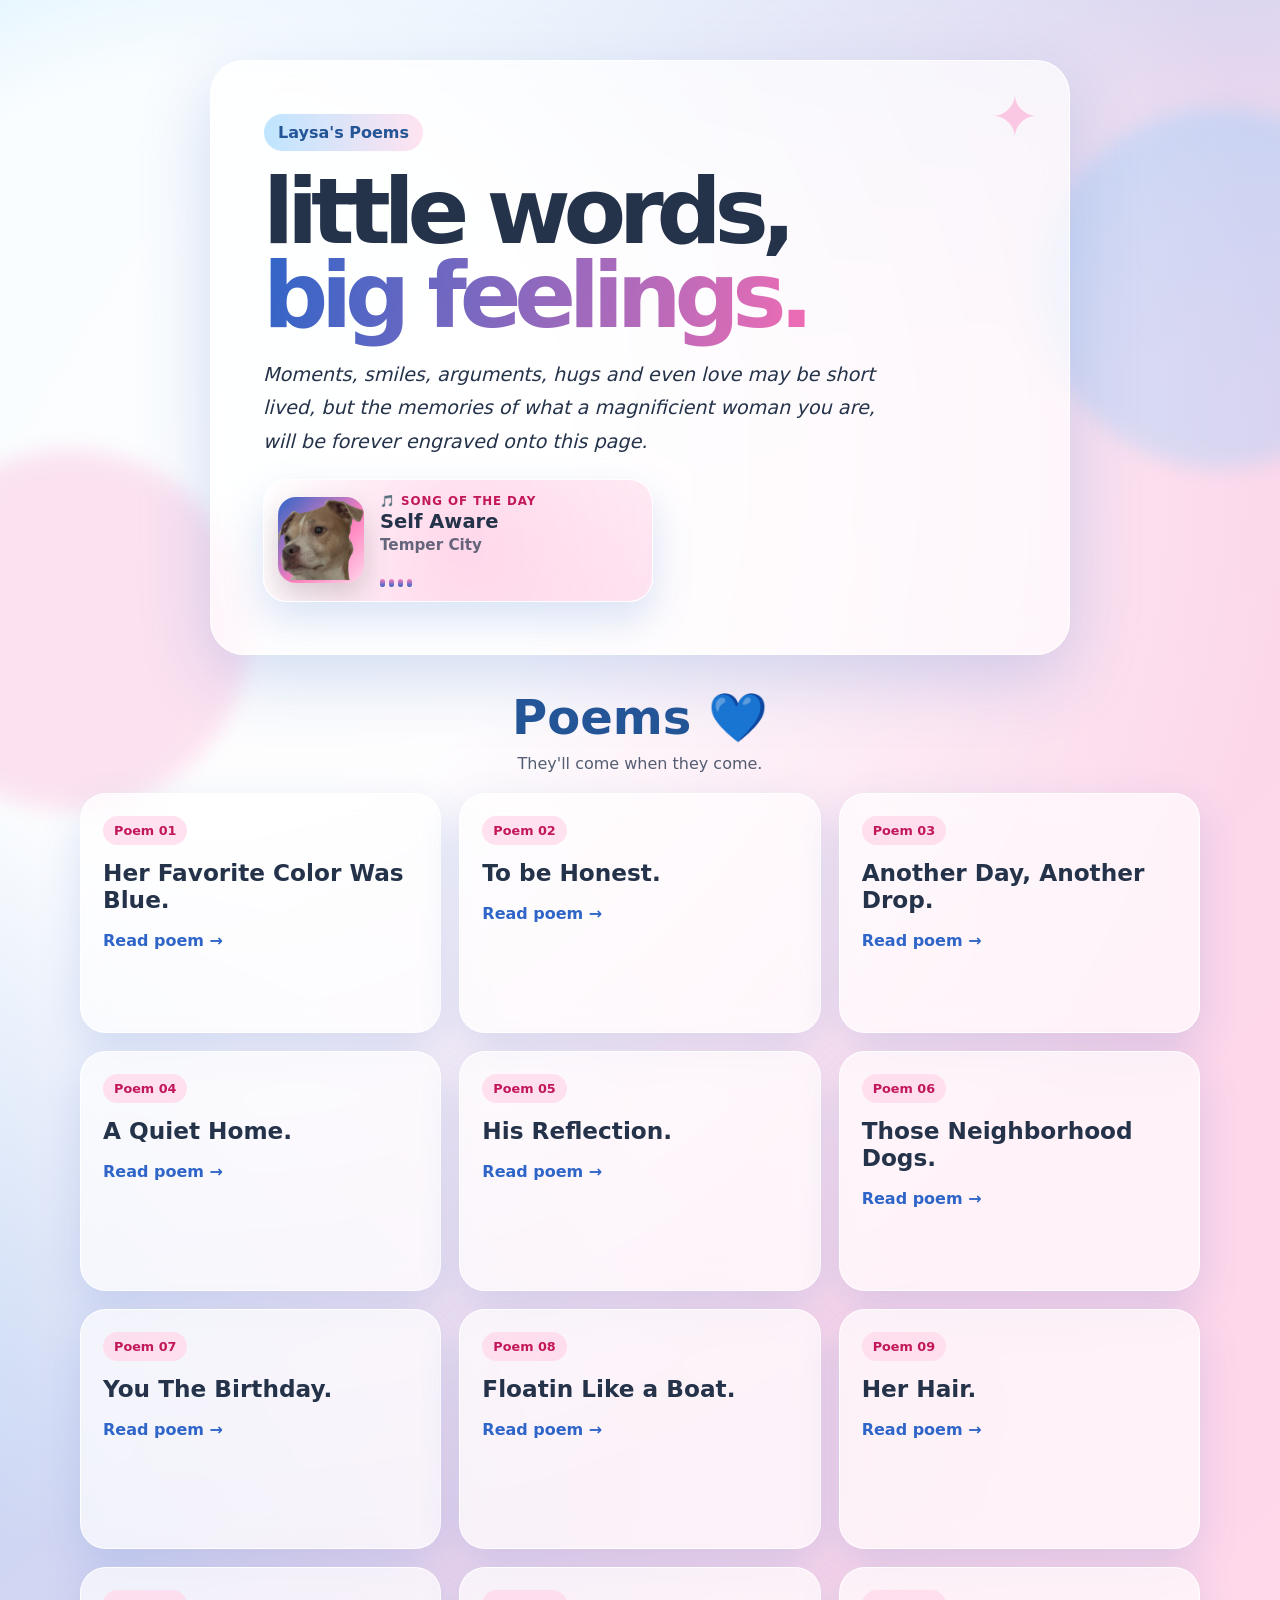
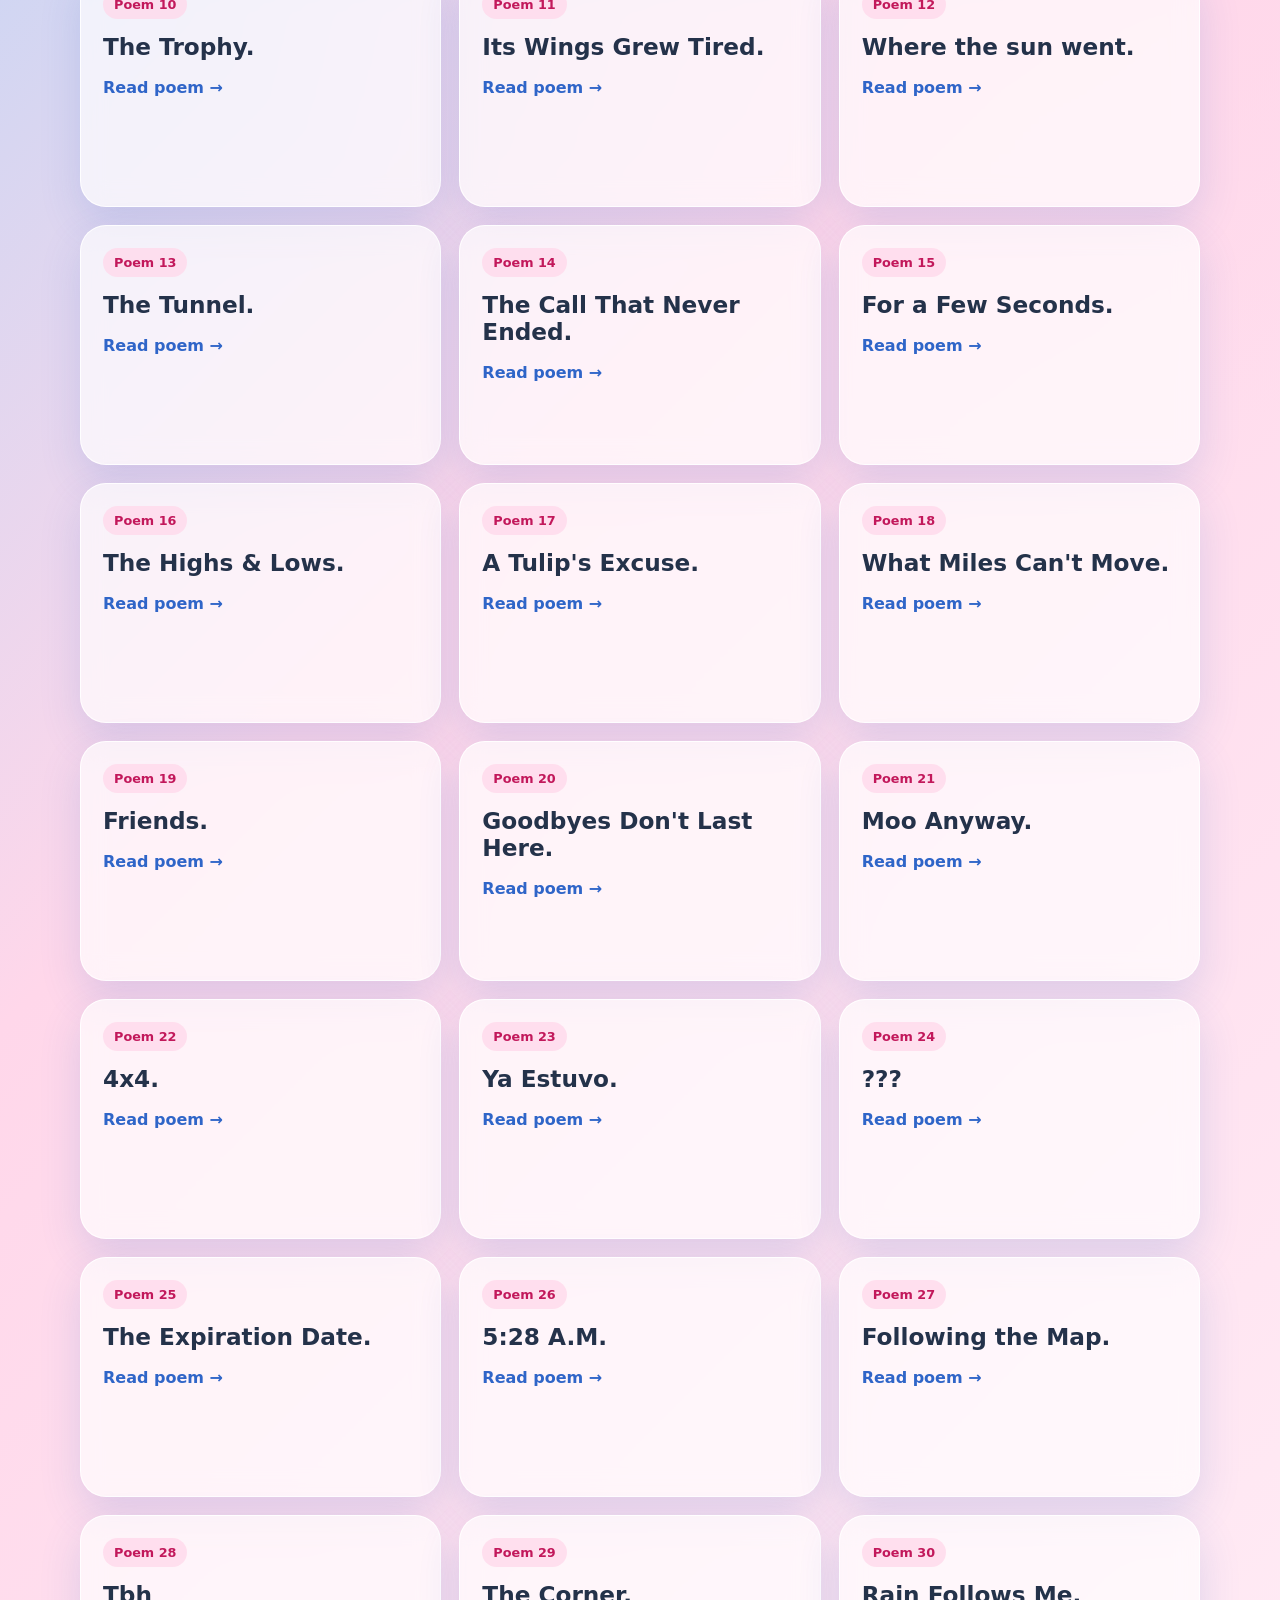
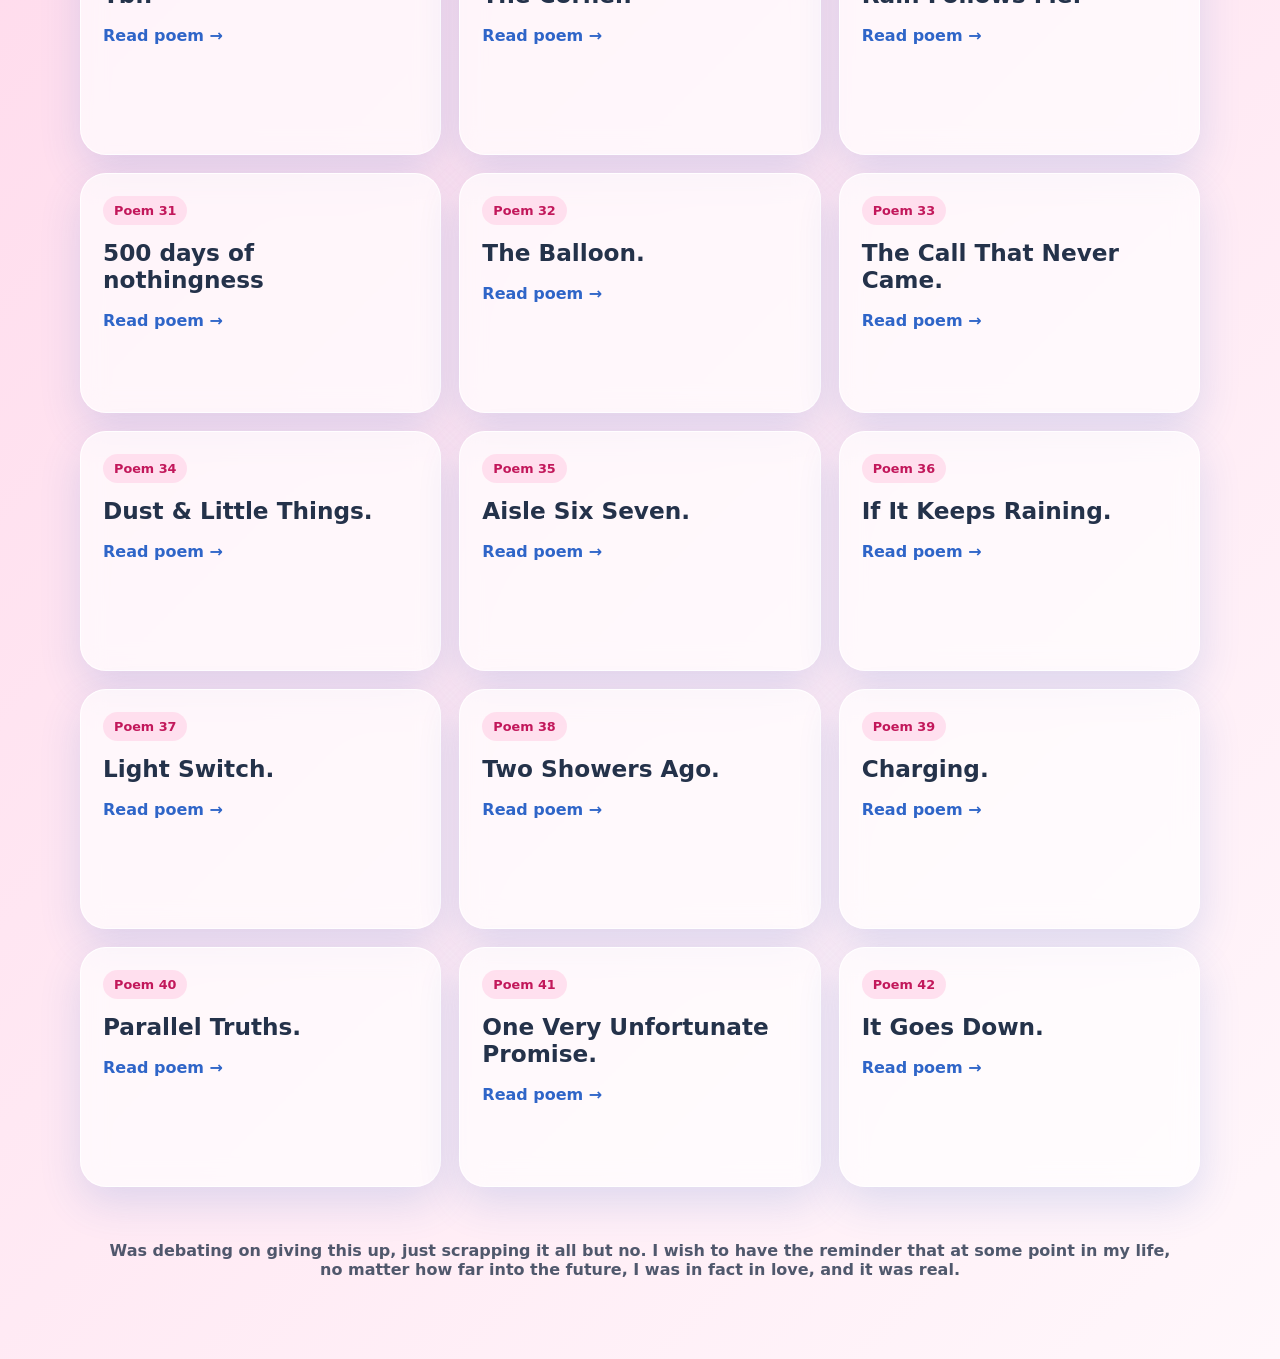
<file: index.html>
<!DOCTYPE html>
<html lang="en">
<head>
  <meta charset="UTF-8" />
  <meta name="viewport" content="width=device-width, initial-scale=1.0" />
  <title>Laysa's Poems.✍️💙</title>

  <style>
    :root {
      --blue: #7ecbff;
      --deep-blue: #2f65c8;
      --pink: #ffd7ea;
      --hot-pink: #ff7fbd;
      --cream: #fff9fb;
      --ink: #24324a;
      --soft-shadow: 0 22px 70px rgba(47, 101, 200, 0.22);
    }

    * {
      margin: 0;
      padding: 0;
      box-sizing: border-box;
      font-family: "Segoe UI", system-ui, sans-serif;
    }

    body {
      min-height: 100vh;
      color: var(--ink);
      overflow-x: hidden;
      background:
        radial-gradient(circle at 15% 10%, rgba(255,255,255,0.95) 0 9%, transparent 26%),
        radial-gradient(circle at 85% 18%, rgba(255,215,234,0.9) 0 12%, transparent 31%),
        linear-gradient(135deg, #89d4ff 0%, #ffd7ea 45%, #fff7fb 100%);
    }

    body::before,
    body::after {
      content: "";
      position: fixed;
      inset: auto;
      width: 360px;
      height: 360px;
      border-radius: 50%;
      filter: blur(10px);
      opacity: 0.45;
      pointer-events: none;
      z-index: 0;
    }

    body::before {
      left: -110px;
      bottom: 10%;
      background: rgba(255, 127, 189, 0.45);
      animation: floatGlow 8s ease-in-out infinite;
    }

    body::after {
      right: -120px;
      top: 12%;
      background: rgba(126, 203, 255, 0.6);
      animation: floatGlow 10s ease-in-out infinite reverse;
    }

    @keyframes floatGlow {
      0%, 100% { transform: translateY(0) scale(1); }
      50% { transform: translateY(-25px) scale(1.08); }
    }

    .page {
      position: relative;
      z-index: 1;
      width: min(1120px, calc(100% - 32px));
      margin: 0 auto;
      padding: 26px 0 60px;
    }

    .top-bar {
      display: flex;
      justify-content: space-between;
      align-items: center;
      gap: 14px;
      margin-bottom: 34px;
    }

    .home-link,
    .tiny-pill {
      text-decoration: none;
      color: #16427d;
      background: rgba(255, 255, 255, 0.65);
      border: 1px solid rgba(255,255,255,0.8);
      box-shadow: 0 10px 30px rgba(0,0,0,0.1);
      backdrop-filter: blur(12px);
      border-radius: 999px;
      padding: 11px 18px;
      font-weight: 800;
      transition: transform 0.2s ease, background 0.2s ease;
    }

    .home-link:hover,
    .tiny-pill:hover {
      transform: translateY(-2px);
      background: #fff;
    }

    .hero {
      display: grid;
      grid-template-columns: 1.05fr 0.95fr;
      gap: 28px;
      align-items: center;
      margin-bottom: 34px;
    }

    .hero-card {
      background: rgba(255,255,255,0.68);
      border: 1px solid rgba(255,255,255,0.9);
      border-radius: 34px;
      padding: clamp(26px, 5vw, 52px);
      box-shadow: var(--soft-shadow);
      backdrop-filter: blur(16px);
      position: relative;
      overflow: hidden;
    }

    .hero-card::before {
      content: "✦";
      position: absolute;
      right: 30px;
      top: 22px;
      font-size: 58px;
      color: rgba(255, 127, 189, 0.38);
      animation: twinkle 2.5s ease-in-out infinite;
    }

    @keyframes twinkle {
      0%, 100% { transform: rotate(0deg) scale(1); opacity: .35; }
      50% { transform: rotate(18deg) scale(1.2); opacity: .9; }
    }

    .eyebrow {
      display: inline-flex;
      align-items: center;
      gap: 8px;
      background: linear-gradient(90deg, rgba(126,203,255,.5), rgba(255,215,234,.7));
      border: 1px solid rgba(255,255,255,0.9);
      color: #245596;
      border-radius: 999px;
      padding: 9px 14px;
      font-weight: 900;
      margin-bottom: 18px;
    }

    h1 {
      font-size: clamp(2.45rem, 8vw, 5.7rem);
      line-height: 0.92;
      letter-spacing: -0.08em;
      color: #24324a;
      margin-bottom: 20px;
    }

    .gradient-text {
      background: linear-gradient(100deg, #2f65c8, #ff6db2, #2f65c8);
      background-size: 220% auto;
      -webkit-background-clip: text;
      background-clip: text;
      color: transparent;
      animation: shine 5s linear infinite;
    }

    @keyframes shine {
      to { background-position: 220% center; }
    }




    /* Song of the day card */
    .song-card {
      display: flex;
      align-items: center;
      gap: 16px;
      margin-top: 20px;
      width: min(100%, 390px);
      padding: 14px;
      border-radius: 24px;
      background: linear-gradient(135deg, rgba(255,255,255,.86), rgba(255,215,234,.72));
      border: 1px solid rgba(255,255,255,.95);
      box-shadow: 0 18px 42px rgba(47, 101, 200, .18);
      backdrop-filter: blur(14px);
      position: relative;
      overflow: hidden;
    }

    .song-card::before {
      content: "";
      position: absolute;
      inset: -40%;
      background: radial-gradient(circle, rgba(255,127,189,.22), transparent 55%);
      animation: songGlow 5s ease-in-out infinite;
      pointer-events: none;
    }

    @keyframes songGlow {
      0%, 100% {
        transform: translateX(-12%) rotate(0deg);
        opacity: .45;
      }

      50% {
        transform: translateX(12%) rotate(12deg);
        opacity: .9;
      }
    }

    .song-cover {
      width: 86px;
      height: 86px;
      flex: 0 0 86px;
      object-fit: cover;
      border-radius: 18px;
      box-shadow: 0 12px 28px rgba(0,0,0,.16);
      position: relative;
      z-index: 1;
      background: linear-gradient(135deg, #2f65c8, #ff7fbd 58%, #ffd7ea);
    }

    .song-info {
      display: flex;
      flex-direction: column;
      gap: 3px;
      position: relative;
      z-index: 1;
      min-width: 0;
    }

    .song-label {
      font-size: .74rem;
      font-weight: 900;
      color: #c2185b;
      text-transform: uppercase;
      letter-spacing: .08em;
    }

    .song-title {
      font-size: 1.22rem;
      font-weight: 900;
      color: #24324a;
      line-height: 1.15;
    }

    .song-artist {
      font-size: .95rem;
      font-weight: 700;
      color: rgba(36,50,74,.7);
    }

    .playing-bars {
      display: flex;
      align-items: end;
      gap: 4px;
      height: 22px;
      margin-top: 8px;
    }

    .playing-bars span {
      display: block;
      width: 5px;
      height: 8px;
      border-radius: 999px;
      background: linear-gradient(180deg, #ff7fbd, #2f65c8);
      animation: musicBar 1s ease-in-out infinite;
    }

    .playing-bars span:nth-child(2) {
      animation-delay: .15s;
    }

    .playing-bars span:nth-child(3) {
      animation-delay: .3s;
    }

    .playing-bars span:nth-child(4) {
      animation-delay: .45s;
    }

    @keyframes musicBar {
      0%, 100% {
        height: 7px;
        opacity: .7;
      }

      50% {
        height: 22px;
        opacity: 1;
      }
    }

    .hero-card p {
      font-size: clamp(1rem, 2vw, 1.2rem);
      line-height: 1.75;
      max-width: 620px;
    }

    .featured-poem {
      border-radius: 32px;
      background: linear-gradient(160deg, rgba(255,255,255,.82), rgba(255,215,234,.78));
      border: 1px solid rgba(255,255,255,.9);
      box-shadow: var(--soft-shadow);
      padding: 30px;
      position: relative;
      overflow: hidden;
    }

    .featured-poem::after {
      content: "💙";
      position: absolute;
      right: -8px;
      bottom: -22px;
      font-size: 120px;
      opacity: .12;
      transform: rotate(-12deg);
    }

    .featured-poem h2 {
      font-size: 1.35rem;
      color: #245596;
      margin-bottom: 14px;
    }

    .featured-poem .poem-lines {
      font-family: Georgia, serif;
      font-size: 1.1rem;
      line-height: 1.9;
      white-space: pre-line;
    }

    .section-title {
      text-align: center;
      margin: 34px 0 20px;
    }

    .section-title h2 {
      font-size: clamp(1.8rem, 4vw, 3rem);
      color: #245596;
    }

    .section-title p {
      margin-top: 8px;
      color: rgba(36, 50, 74, .78);
    }

    .poem-grid {
      display: grid;
      grid-template-columns: repeat(3, 1fr);
      gap: 18px;
    }

    .poem-card {
      min-height: 240px;
      border: 1px solid rgba(255,255,255,.88);
      background: rgba(255,255,255,.68);
      border-radius: 26px;
      padding: 22px;
      box-shadow: 0 16px 42px rgba(47, 101, 200, 0.16);
      backdrop-filter: blur(12px);
      cursor: pointer;
      position: relative;
      overflow: hidden;
      transition: transform .2s ease, box-shadow .2s ease;
    }

    .poem-card:hover {
      transform: translateY(-7px) rotate(-.4deg);
      box-shadow: 0 24px 55px rgba(47, 101, 200, 0.24);
    }

    .poem-card::before {
      content: "";
      position: absolute;
      inset: 0;
      background: linear-gradient(135deg, rgba(126,203,255,.18), rgba(255,127,189,.22));
      opacity: 0;
      transition: opacity .2s ease;
    }

    .poem-card:hover::before { opacity: 1; }

    .poem-card > * { position: relative; z-index: 1; }

    .poem-date {
      display: inline-block;
      font-size: .8rem;
      font-weight: 900;
      color: #c2185b;
      background: rgba(255,215,234,.75);
      border-radius: 999px;
      padding: 7px 11px;
      margin-bottom: 14px;
    }

    .poem-card h3 {
      font-size: 1.45rem;
      margin-bottom: 12px;
      color: #24324a;
    }

    .read-more {
      margin-top: 18px;
      font-weight: 900;
      color: #2f65c8;
    }

    .modal {
      position: fixed;
      inset: 0;
      display: none;
      align-items: center;
      justify-content: center;
      padding: 20px;
      background: rgba(14, 24, 49, .45);
      z-index: 50;
      backdrop-filter: blur(8px);
    }

    .modal.show { display: flex; }

    .modal-content {
      width: min(720px, 100%);
      max-height: 88vh;
      overflow: auto;
      border-radius: 30px;
      background: #fffafd;
      border: 2px solid rgba(255,255,255,.85);
      box-shadow: 0 30px 90px rgba(0,0,0,.28);
      padding: clamp(24px, 5vw, 46px);
      position: relative;
    }

    .close-modal {
      position: absolute;
      top: 18px;
      right: 18px;
      width: 42px;
      height: 42px;
      border: none;
      border-radius: 50%;
      background: #ffe4f2;
      color: #c2185b;
      font-size: 1.2rem;
      font-weight: 900;
      cursor: pointer;
    }

    .modal-content h2 {
      color: #245596;
      font-size: clamp(1.8rem, 5vw, 3rem);
      margin: 14px 0 18px;
    }

    .modal-poem {
      white-space: pre-line;
      font-family: Georgia, serif;
      font-size: 1.17rem;
      line-height: 2;
      color: #24324a;
    }

    .footer-note {
      text-align: center;
      margin-top: 34px;
      padding: 20px;
      color: rgba(36, 50, 74, .8);
      font-weight: 700;
    }

    .floating-heart {
      position: fixed;
      bottom: -40px;
      font-size: 18px;
      opacity: .35;
      pointer-events: none;
      animation: rise 8s linear forwards;
      z-index: 0;
    }

    @keyframes rise {
      to {
        transform: translateY(-115vh) rotate(360deg);
        opacity: 0;
      }
    }

.poem-preview {
  color: rgba(36, 50, 74, .75);
  line-height: 1.6;
  font-family: Georgia, serif;
}

    .single-hero {
      grid-template-columns: 1fr;
      max-width: 860px;
      margin-left: auto;
      margin-right: auto;
    }

    .locked-card {
      cursor: default;
      opacity: .62;
      filter: grayscale(.15);
    }

    .locked-card:hover {
      transform: none;
      box-shadow: 0 16px 42px rgba(47, 101, 200, 0.16);
    }

    .locked-card .read-more {
      color: #c2185b;
    }

    .unlock-note {
      margin-top: 12px;
      font-size: .92rem;
      line-height: 1.5;
      color: rgba(36, 50, 74, .68);
      font-weight: 700;
    }


    /* Tulip intro animation for Poem 15 */
    .tulip-intro {
      position: fixed;
      inset: 0;
      background: rgba(255, 250, 253, 0.98);
      display: none;
      justify-content: center;
      align-items: center;
      z-index: 9999;
    }

    .tulip-intro.show {
      display: flex;
    }

    .tulip {
      position: relative;
      width: 120px;
      height: 250px;
    }

    .stem {
      position: absolute;
      bottom: 0;
      left: 56px;
      width: 8px;
      height: 0;
      background: #3ea85a;
      border-radius: 999px;
      animation: growStem 1.3s forwards;
    }

    .leaf {
      position: absolute;
      width: 55px;
      height: 22px;
      background: #57c76f;
      border-radius: 100px;
      opacity: 0;
    }

    .leaf-left {
      left: 12px;
      bottom: 70px;
      transform: rotate(-35deg);
      animation: showLeaf .5s 1s forwards;
    }

    .leaf-right {
      right: 12px;
      bottom: 105px;
      transform: rotate(35deg);
      animation: showLeaf .5s 1.15s forwards;
    }

    .flower {
      position: absolute;
      top: 8px;
      left: 24px;
      opacity: 0;
      animation: bloom .85s 1.45s forwards;
    }

    .petal {
      position: absolute;
      width: 42px;
      height: 64px;
      background: #ff7fbd;
      border-radius: 50% 50% 8px 8px;
      box-shadow: 0 10px 30px rgba(255, 127, 189, 0.3);
    }

    .p1 {
      left: 18px;
      z-index: 2;
    }

    .p2 {
      left: 0;
      transform: rotate(-22deg);
      transform-origin: bottom center;
    }

    .p3 {
      left: 36px;
      transform: rotate(22deg);
      transform-origin: bottom center;
    }

    @keyframes growStem {
      to { height: 180px; }
    }

    @keyframes showLeaf {
      to { opacity: 1; }
    }

    @keyframes bloom {
      from {
        opacity: 0;
        transform: translateY(20px) scale(.15);
      }
      to {
        opacity: 1;
        transform: translateY(0) scale(1);
      }
    }


    .tulip-message {
      position: fixed;
      left: 50%;
      top: 68%;
      transform: translateX(-50%);
      text-align: center;
      color: #24324a;
      opacity: 0;
      font-size: 1.25rem;
      line-height: 1.8;
      font-family: Georgia, serif;
      animation: fadeWords 1.5s ease forwards;
      animation-delay: 2s;
    }

    .tulip-message div:first-child {
      font-style: italic;
    }

    .tulip-message div:last-child {
      font-size: 1.6rem;
      font-weight: 500;
    }

    @keyframes fadeWords {
      from {
        opacity: 0;
        transform: translateX(-50%) translateY(12px);
      }

      to {
        opacity: 1;
        transform: translateX(-50%) translateY(0);
      }
    }

    @media (max-width: 900px) {
      .hero { grid-template-columns: 1fr; }
      .poem-grid { grid-template-columns: repeat(2, 1fr); }
      .top-bar { align-items: stretch; flex-direction: column; }
      .home-link, .tiny-pill { text-align: center; }
    }

    @media (max-width: 620px) {
      .page { width: min(100% - 18px, 1120px); padding-top: 12px; padding-bottom: 42px; }
      .top-bar { margin-bottom: 18px; }
      .poem-grid { grid-template-columns: 1fr; gap: 14px; }
      .hero { margin-bottom: 24px; }
      .hero-card, .featured-poem, .modal-content { border-radius: 24px; }
      .hero-card { padding: 24px 18px; }
      .poem-card { min-height: auto; padding: 20px 18px; border-radius: 22px; }
      .modal { padding: 10px; }
      .modal-content { max-height: 86vh; padding: 26px 18px; }
      .modal-poem { font-size: 1.05rem; line-height: 1.85; }
      .close-modal { top: 12px; right: 12px; }
    }
  </style>
</head>
<body>
  <main class="page">
    <nav class="top-bar">
    </nav>

    <section class="hero single-hero">
      <div class="hero-card">
        <div class="eyebrow">Laysa's Poems</div>
        <h1>little words,<br><span class="gradient-text">big feelings.</span></h1>
        <p>
          <i>Moments, smiles, arguments, hugs and even love may be short lived, but the memories of what a magnificient woman you are, will be forever engraved onto this page.
          </i>
        </p>

                <div class="song-card" aria-label="Song of the Day">
          <img id="songCover" class="song-cover" src="" alt="Song Cover">

          <div class="song-info">
            <span class="song-label">🎵 Song of the Day</span>
            <span id="songTitle" class="song-title"></span>
            <span id="songArtist" class="song-artist"></span>

            <div class="playing-bars" aria-hidden="true">
              <span></span>
              <span></span>
              <span></span>
              <span></span>
            </div>
          </div>
        </div>
</div>
    </section>

    <section id="poemCollection">
      <div class="section-title">
        <h2>Poems 💙</h2>
        <p>They'll come when they come.</p>
      </div>

      <div class="poem-grid" id="poemGrid"></div>
    </section>

    <div class="footer-note">
Was debating on giving this up, just scrapping it all but no. I wish to have the reminder that at some point in my life, no matter how far into the future, I was in fact in love, and it was real.
    </div>
  </main>


  <div id="tulipIntro" class="tulip-intro">
    <div class="tulip">
      <div class="stem"></div>
      <div class="leaf leaf-left"></div>
      <div class="leaf leaf-right"></div>
      <div class="flower">
        <span class="petal p1"></span>
        <span class="petal p2"></span>
        <span class="petal p3"></span>
      </div>

      <div class="tulip-message">
        <div>in the end,</div>
        <div>i still love you laysa.</div>
      </div>
    </div>
  </div>

  <div class="modal" id="poemModal" onclick="closePoem(event)">
    <div class="modal-content">
      <button class="close-modal" onclick="closePoem(event)">×</button>
      <span class="poem-date" id="modalDate"></span>
      <h2 id="modalTitle"></h2>
      <div class="modal-poem" id="modalPoem"></div>
    </div>
  </div>

  <script>
    const SONG_OF_THE_DAY = {
      title: "Self Aware",
      artist: "Temper City",
      cover: "babydog.png"
    };

    const poems = [
      {
        title: "Her Favorite Color Was Blue.",
        date: "Poem 01",
        body: `Past every color in the rainbow,
        He always stopped at blue,
        The memories always came slow,
        Like a quiet ocean view.
        
        He thought it was just a coincidence,
        A habit he never outgrew,
        Until one day it all made sense,
        Her favorite color was blue.
        `
      },
      {
        title: "To be Honest.",
        date: "Poem 02",
        body: `Like a leaf in the wind,
        I was tossed and I turned,
        Looking for signs in the distance
        While bridges behind me burned.

        To be honest,
        Nothing felt more like flying,
        Than the moment I let go of trying.

        I was weightless, I was free,
        I was finally just me,
        And I never wanted to land,
        But then I began to understand.

        That every sky gets lonely,
        No matter how perfect the view.

        To be honest,
        It should have always been with you.
        `
      },
      {
        title: "Another Day, Another Drop.",
        date: "Poem 03",
        body: `It comes and goes,
        Never quite the same,
        A little drop of sunshine,
        Or a little drop of rain.
        
        It can be the best day ever,
        Or the worst day too,
        But every drop is a memory,
        And every drop is a part of you.
        
        He looks out past the window,
        Nothing but a cloud or two,
        He idles by waiting for the rain to show,
        But the sun keeps shining through.
        
        She loves the sun, and she hates the rain,
        But he loves her, so he'll take them both just the same.
        It's just another day, another drop, but it's a drop that holds her name,`
      },
      {
        title: "A Quiet Home.",
        date: "Poem 04",
        body: `The moonlight spills like honey,
        Through the windows filled with dreams,
        A quiet home of memories,
        Where love is more than it seems.
        
        What awaits beyond the starlit sky,
        Is a world of endless curiosity,
        But in this quiet home, beneath the night,
        He finds himself wrapped in her tranquility.
        
        He wonders if she too feels the disconnect,
        Between the world outside and the one they share,
        But in this quiet home, where their hearts connect,
        He knows that love is always there.
        
        So he'll stay a little longer, in this quiet home,
        Where the moonlight spills like honey, and love is all they've ever known.
        He doesn't need to chase the stars above, or seek out new horizons to roam,
        Because in this quiet home, with her, he's already found his way back home.
        
        And in the stillness of the night, he realizes with a smile,
        The home was never quiet,
        The love was never silent,
        The moon was never just a light,
        It was the melody of her heart, that made everything feel so right.`

      },
      {
        title: "His Reflection.",
        date: "Poem 05",
        body: `He sits across from it,
        It stares back at him,
        
        The same hands that once reached for another drink,
        Now wishes to reach for her instead,
        No need for crowded rooms or flashing lights,
        Just the quiet company of her voice he wishes would never end.

        He spent years trying to outrun the silence,
        Mistaking the noise for being alive,
        Pouring his sorrows into empty glasses,
        Hoping that she would finally arrive.

        Wait lowkey timeout,
        He thinks to himself,
        Maybe it's not her he's waiting for,
        In the quiet moments, when the world slows down,
        He realizes that he's been waiting for himself to be found.`
      },
      {
        title: "Those Neighborhood Dogs.",
        date: "Poem 06",
        body: `Every afternoon, 
        The neighborhood dogs come out to play,
        
        Cute little pups with wagging tails and floppy ears,
        Ready to chase a ball or make new friends without any fears.
        
        Little paws prance across the pavement,
        Tails wagging with a purpose to be free,
        As if every blade of grass,
        Holds a mystery only they can see.
        
        He sits back and watches the joyful show,
        A gentle smile begins to slowly grow,
        How happiness can fit inside a game,
        Yet somehow every day still feels the same.

        Because no matter how adorable those neighborhood dogs may seem,
        Or how playful they are when they run and gleam,
        His thoughts always wonder back to you,
        The prettiest thing those eyes have ever seen.

        The dogs are cute,
        That's certainly true,

        But if they handed out awards each day,
        For the one who stole his heart away,
        First place would always go to you.
        `
      },
      {
        title: "You The Birthday.",
        date: "Poem 07",
        body: `It's not her birthday,
        I checked twice today,
        But everytime I see her,
        My brain says it anyway.

        No cake on the table,
        No candles on display,
        No reason to celebrate,
        But somehow here we stay.

        Perhaps it's her smile,
        Maybe it's her eyes,
        Maybe it's the way she laughs,
        I wouldn't know, I'm not that wise.

        All I know is that when I'm with her,
        She never fails to make my day,
        So if someone asks me why,
        I'll just say, "she da birthday."
        `
      },
      {
        title: "Floatin Like a Boat.",
        date: "Poem 08",
        body: `He spent years patching holes,
        In a boat that wouldn't sink,
        Fixing problems that weren't there,
        Before he'd stop to think.
        
        Every creak became a warning,
        Every wave became a sign,
        As if disaster sat waiting,
        Just waiting for the next wave to come by,
        
        He was so busy preparing,
        For waters that were rough and cold,
        That he forgot to enjoy them,
        Or so he's often told.
        
        The funny thing about boats,
        Is they were built to sway,
        Not every movement means you're lost,
        Sometimes that's just the bay.
        
        So now he lets the water move,
        And takes it day by day, 
        Because a boat that fears the ocean,
        Was never meant to sail away.`
      },
      {
        title: "Her Hair.",
        date: "Poem 09",
        body: `He notices her hair,
        More often than he'll admit,
        The way it falls around her shoulders,
        Like cinderalla, it always fit.
        
        Some days it's neatly brushed,
        Other days it does its own thing,
        Yet somehow every version of it,
        Feels deserving of a painting.
        
        He swears it catches sunlight, 
        In a way he's never understood,
        Turning ordinary moments,
        Into something remarkably good.
        
        To some it's just hair,
        At least that's what people say,
        But when it's attached to her,
        It's never ordinary in any way.
        
        You may not be mine,
        But I'll always love the way it shines.`

      },
      {
        title: "The Trophy.",
        date: "Poem 10",
        body: `There comes a time when the whole world cheers.
        It comes every four years.
        Where hopes and dreams become reality.
        As every fan loses their sanity.

        The flags start waving.
        The streets come alive,
        Where a kick can break you,
        And a goal can revive.

        Kids wear their favorite jerseys,
        Dreaming their team succeeds,
        Seeing their name in the paper,
        For the whole world to read.

        They play for the glory,
        The lights and the fame,
        The chance to be remembered,
        Long after the game.

        I used to get it,
        Or atleast I think,
        The need to keep chasing,
        The edge of the brink.

        To hold something golden,
        Above the rest of the noise,
        To prove to the world,
        That I was one of the boys.

        But trophies are but an object,
        They sit and collect dust,
        They look good on shelves,
        But rust if they must.

        In the very end,
        The crowds all go home,
        The cameras all leave,
        And eventually these memories,
        Become hard to retrieve.

        That's when I think of you,
        And everything shifts,
        Because you were never,
        The kind of thing someone lifts.

        You weren't made of gold,
        Or silver or stone,
        Yet somehow you shine,
        More than all of them shown.

        If I won the World Cup,
        On the biggest night,
        With the whole world watching,
        Beneath every light,

        I'd probably smile,
        I'd probably grin,
        But it still wouldn't compare,
        To the day you walked in.

        Because people chase trophies,
        Their whole lives through,
        And all this time,
        Mine looked at you.

        Maybe not mine,
        That's a different story,
        But you'll always be,
        My version of glory.`
      },
            {
        title: "Its Wings Grew Tired.",
        date: "Poem 11",
        body: `A butterfly grew restless,
        Staring past the trees,
        Wondering what existed
        Beyond the summer breeze.

        The meadow wasn't awful,
        The flowers weren't bad,
        It just couldn't shake the feeling
        That there was more to be had.

        So one morning it left,
        Without much of a plan,
        Which sounds pretty stupid,
        But sometimes that's how journeys began.

        The first few days were easy,
        The weather played along,
        It almost started thinking
        It couldn't go wrong.

        Then came the wind,
        Then came the rain,
        Then came a hundred reasons
        To turn right back again.

        Some flowers looked beautiful,
        Then wilted in a week,
        Some seemed completely ordinary,
        Yet offered what it sought to seek.

        There were days it felt lost,
        Days it felt free,
        Days it missed the meadow,
        More than it wanted to be.

        But every time it stopped,
        And looked at where it stood,
        Going back felt comfortable,
        Yet moving felt more good.

        That's the strange thing about adventure,
        It rarely feels the way you think,
        It's less standing on a mountain,
        More standing on the brink.

        Somewhere along the journey,
        Between the highs and lows,
        It realized love and adventure
        Are closer than anyone knows.

        Both ask you to risk something,
        Both ask you to be brave,
        Both can leave you smiling,
        Or leave you in a grave.

        Still, given the choice,
        It would've done it all again,
        Because a life spent wondering
        Is its own kind of pain.

        So the butterfly kept flying,
        No finish line in view,
        Chasing a life worth living,
        And maybe a flower too.`
      },
{
title: "Where the sun went.",
date: "Poem 12",
body: `A shadow followed quietly,
      Wherever the sunlight went,
      Never asking for a reason,
      Never wondering what it meant.

      Some days were bright,
      Some days were gray,

      Yet it stayed beside the light,
      Anyway.

      People notice sunshine,
      They rarely notice shade,
      That's just the way
      Some things are made.

      But every now and then,
      The light would laugh,

      And somehow that alone
      Was enough.

      Evening always came,
      As evening tends to do,
      Stretching shadows thinner
      Until they slipped from view.

      Yet if tomorrow brought sunlight,
      It knew exactly what it'd do.

      Follow it again,
      Without being asked to.`
    },
{
  title: "The Tunnel.",
date: "Poem 13",
body: `Two hamsters lived,
On opposite sides,
One loved to wander,
One preferred to hide.

The first spent its days,
Digging through rough dirt,
Certain the effort,
Would somehow be worth.

Every tunnel grew longer,
Every turn felt right,
It spend all its mornings,
Along with most of its nights.

The dirt piled up,
The walls grew tall,
It kept thinking to itself that maybe one day,
It would make sense of it all.

Meanwhile the other,
Was doing just fine,
Napping and snacking,
Without a thing on its mind.

Then one afternoon,
The tunnel broke through,
After all that digging,
After all it went through.

The other looked over,
Then went back to bed,
And for some reason,
That stuck in its head.

Not out of anger,
Not out of spite,
Just the kind of silence,
That keeps you up at night.

So it sat by the tunnel,
With dirt on its nose,
Thinking about things,
Only a hamster knows.

Then it covered the enterance,
And packed up the ground,
Realizing some things,
Don't need to be found.

The strange part is,
It still wished it well,
Still hoped life was peaceful,
Inside that little shell.

And every now and then,
Passing where the tunnel ran,
It'd smile to itself,
And keep walking once again. `
},
{
title: "The Call That Never Ended.",
date: "Poem 14",
body: `I left a voicemail once.

Not the kind you plan,
Not the kind you rehearse,
Just the kind that happens
When your thoughts get there first.

I remember hanging up,
Then staring at the screen,
Wondering if the silence after
Meant what I thought it meant.

Funny how a voicemail works.

You say what you need to say,
Then it belongs to yesterday,
Sitting somewhere in a phone
Long after you've walked away.

I think that's why people hate them.

You can't take back a sentence,
Or laugh and say "ignore that part,"
The words leave your mouth
And keep doing their job.

Mine wasn't angry,
It wasn't even mean,

It just sounded like somebody
Who was tired of being unseen.

I said goodbye.

At least I think I did.

But the more time passes,
The less that word fits.

Because goodbye feels permanent,
Like a gravestone and a name,

And if I've learned anything,
It's that life ignores those rules.

Songs come back.
Places come back.

Memories show up uninvited
Just to sit in your lap.

Even this voicemail,
Which should've ended that night,

Somehow keeps finding its way
Into the back of my mind.

Not because I meant every word,
And not because I didn't,

But because some moments happen
Before you've had time to listen.

So maybe it was a goodbye.
Maybe it wasn't at all.

I just know it's funny how
The shortest messages

Can become the longest calls.`
},
{
title: "For a Few Seconds.",
date: "Poem 15",
body: `No dogs this time.
No boats.
No butterflies trying to find their way home.

Just you and me.

Because sometimes the truth
Doesn't need a disguise,
And no story I could write
Would ever be prettier than your eyes.

We kissed today.

That's it.
That's the poem.

At least part of it.

Because for a few seconds,
The world stopped making noise,
There were no questions,
No wrong choices.

No wondering what comes next,
No wondering where we stand,
Just your lips,
And my shaking hands.

Maybe to you,
It wasn't all that much,

Maybe it was only a kiss,
Maybe it was only a touch.

But to me,
It felt like finding air,

Like every part of my life,
Had somehow led me there.

And maybe that's unfair.

Maybe moments don't belong
To both people the same way,
Maybe what felt like forever to me
Was just another Monday.

Still,
I wouldn't trade it.
Not for anything.

Because for those few seconds,
Everything felt right,
Like the universe finally stopped arguing
And called a truce for the night.

I've said stupid things.
More than I'd ever admit.
Some out of pride,
Some because I thought being hurt gave me permission for it.

Some because alcohol convinced me,
That it knew what to say,
When really it just made a fool
Of somebody who should've walked away.

And for all of those moments,
The ones I'd take back if I could,

I'm sorry.

Not the dramatic kind of sorry,
Not the kind looking for a reply,
Just the kind that sits quietly
And wishes it had done better by your side.

Because you deserved patience.
You deserved peace.
You deserved somebody
Who made your worries decrease.

You deserved kindness,
On the days life wasn't fair,
And if I failed at giving that,
Then that's mine to bear.

The truth is,
You deserved the world.
Not pieces of it.
Not promises of it.

The whole thing.

Every sunrise.
Every opportunity.
Every beautiful thing,
This life could possibly be.

And if our story ends here,
Then maybe that's how it's meant to go,
Maybe some people arrive
Just to leave something behind before they go.

If that's true,

Then thank you.
Thank you for the conversations.
Thank you for the laughter.
Thank you for every memory
I know I'll carry after.

Thank you for letting me know
What it felt like to care this much.

And thank you for paradise,
Even if paradise,
Only lasted one touch.

Because if today was the last page,
If there's nothing after this,

Then I'd spend the rest of my life
Grateful for that kiss.

Not because it changed the world,
Or because it fixed me somehow,

But because for a few perfect seconds,
The world forgot to spin,
And all the things I'd been missing,
Were suddently standing within,

Just you.
Just me.

And a moment so beautiful.

That every part of me,
Never really wants to leave.`
},

{
title: "The Highs & Lows.",
date: "Poem 16",
body: `People talk about highs and lows,

But not the way I mean.

The high was never drugs,
It was seeing you in between.

Just passing by,
Like any other day,

Yet somehow my whole mood
Would drift your way.

And the lows weren't sadness,
Or feeling blue,

They were the nights
Spent begging life for you.

Funny how that works,

The highest I've ever been
Was watching you walk near.

The lowest I've ever gotten
Was dropping every ounce of pride I had here.

Still I'd take both,

The rush and the fall,

Because a life without either
Wouldn't feel like much at all.
`
},
{
title: "A Tulip's Excuse.",
date: "Poem 17",
body: `
A tulip once said,

"I face the sun the same as every day."

And maybe that was true,

In its own way.

The morning came,

The petals stretched wide,

The light touched everything,

Not just one side.

So the tulip shrugged,

Or as much as flowers do,

And said,

"What else am I supposed to do?"

But the garden noticed.

The bees did too.

There was one patch of sunlight

It always seemed drawn to.

Not by much,

Just enough to tell,

The kind of difference

A flower knows well.

The tulip insisted,

"It's nothing at all."

Yet somehow its colors looked brighter

Whenever that light would fall.

Maybe it happened on its own.

Maybe that's partly right.

But some things don't lean that far

Without a reason toward the light.

And if the tulip ever stops

Long enough to see,

It might realize

The sun was never shining equally.

`
},

{
title: "What Miles Can't Move.",
date: "Poem 18",
body: `
Miles may stretch between us,
And pull us in many different ways,
But the distance never stood a chance,
Against the things that'd stay.

The moon still climbs each evening,
The stars still fill the night,
And somewhere under all of them,
I know we're seeing the same shining light.

The matches still come every week,
The crowds still sing the same,
And somehow we're both watching,
Even miles apart from the game.

Different seats and different views,
Yet cheering all the same,
Funny how two hearts can wander,
And still run toward the same flame.

We may never share a sidewalk,
Or walk the same old street,
But happiness was never measured,
By how often two people meet.

And if the world keeps turning,
And pulls us where it may,
I'll be glad you're in it,
No matter how far away.
`
},

{
title: "Friends.",
date: "Poem 19",
body: `
If we're friends,

Then the oceans must have dried,

And every ship still sailing

Must have forgotten why.

If we're friends,

Then the moon must have left the sky,

And every star above it

Must have forgotten how to shine.

If we're friends,

Then winter must have bloomed with roses,

And every broken clock

Must have known where time was going.

If we're friends,

Then mountains must have drifted,

And every stone beneath them

Must have given up resisting.

If we're friends,

Then the deserts must have flooded,

And every grain of sand

Must have forgotten where it rested.

If we're friends,

Then every lighthouse standing

Must have lost its light,

And every sailor lost at sea

Must have found the shore one night.

If we're friends,

Then every leaf in autumn

Must have climbed back to its tree,

And every river rushing onward

Must have turned around for me.

If we're friends,

Then every echo ever spoken

Must have answered something new,

And every compass ever built

Must have stopped pointing true.

If we're friends,

Then every flame that's ever burned

Must have forgotten how to glow,

And every seed beneath the earth

Must have decided not to grow.

If we're friends,

Then every wave upon the shore

Must have learned to stay in place,

And every sunset ever painted

Must have forgotten how to fade.

If we're friends,

Then every bird that crossed the sea

Must have forgotten how to fly,

And every cloud that wandered free

Must have chosen not to drift by.

If we're friends,

Then every season ever born

Must have forgotten when to change,

And every path I've ever walked

Must have ended somewhere strange.

Because friends don't lose sleep

Over the sound of a name,

And friends don't carry memories

That never stayed the same.

Friends don't search a crowd

And hope for only one,

Friends don't enter rooms

And feel them come undone.

Friends don't replay moments

Years after they are through,

Friends don't see a hundred faces

And still go looking for you.

Friends don't memorize

The way somebody smiled,

Or hold onto a single laugh

For miles and miles and miles.

Friends don't count the days,

Or wish away the space,

Friends don't find forever

Written in one face.

Friends don't walk away

And take half the world along,

Friends don't become the reason

A silence feels so strong.

Friends don't hear a name

And feel their whole chest stir,

Friends don't write poems

That somehow end with her.

So if we're friends,

The rivers must have climbed uphill,

And every star that ever burned

Must have frozen still.

So if we're friends,

The earth must have stopped its spin,

And every locked door in existence

Must have opened from within.

So if we're friends,

Then every impossible thing

Must have already come and gone,

Because I've called you many things,

And "friend" was never one.

And if that's what you're hoping for,

If that's where all this ends,

Then maybe we wanted different things,

And maybe that depends.

But I'd sooner believe the oceans dried,

And the moon abandoned the sky above,

Before I'd look you in the eyes

And call what I felt "friendship" instead of love.

Laysa, you can blame me for crashing out,
For every moment where frustration showed,

But fighting for something I truly loved
Was never a road I'd regret having chose.

I've regretted words,
And I've regretted pride,

But never the part of me
That refused to step aside.

Because loving you wasn't the mistake,
And caring never felt wrong,

So if history judges me for fighting,
That's something I'll carry along.

`
},

{
title: "Goodbyes Don't Last Here.",
date: "Poem 20",
body: `
People talk about goodbyes

Like they're doors that simply close,

Like one person walks away

And that's just how it goes.

Maybe that's true for some,

Maybe they leave and never think twice,

But I've never understood

How something real gets cut that precise.

I keep asking myself,

Is it obsession or something more?

Because no matter how many times I leave,

Part of me ends up at your door.

Not literally.

Just in the quiet moments,

The ones nobody sees,

The ones that show up uninvited

Like a song carried by the breeze.

And maybe that's my fault.

Maybe I held on too long.

Maybe some stories end

And one person just moves on.

But then I remember this:

Out of billions of people,

It wasn't me who placed us there,

And it wasn't you either.

The universe picked an office,

A random building on a random street,

And somehow two complete strangers

Ended up in the same heartbeat.

What are the odds of that?

Really.

The same days,

The same hallways,

The same conversations,

The same air.

Maybe it meant nothing.

Maybe that's the answer.

But if that's true,

Why does goodbye still feel unfinished?

Because some people leave your life,

And eventually they disappear.

Their name fades,

Their face softens,

Their memory grows distant.

Yours never did.

So I don't know if it's a soul tie,

Or terrible luck,

Or a lesson I haven't learned yet.

I just know every goodbye

Has always felt temporary.

Like a chapter ending,

Not the book.

And maybe one day

The universe will prove me wrong.

Maybe this is the last page.

Maybe this really is goodbye.

But if years from now

Life somehow places us

In the same corner of the world again,

I don't think I'd be surprised.

Because some things feel chosen.

And some things feel written.

And I've never been fully convinced

We were the first kind.

`
},

{
title: "Moo Anyway.",
date: "Poem 21",
body: `A cow went out walking,
With a bounce in her shoes,
Mooing at strangers,
Like she had breaking news.

She mooed at the mailbox,
She mooed at a tree,
She mooed at a squirrel,
Who looked too shocked to flee.

Her hooves tapped the dirt,
Like a tiny parade,
Like every little step,
Was a choice she had made.

She passed by the chickens,
And gave them one proud moo,
They clucked back in confusion,
Like, "girl, who are you?"

She pranced by the fence,
With her head held high,
Mooing at the morning,
As it wandered by.

She mooed at the flowers,
She mooed at the hay,
She mooed at absolutely everything,
That happened her way.

And maybe that's the lesson,
If cows know anything at all,

A smile doesn't need a reason,
Sometimes it's simply small.

So let the cow keep mooing,
Let her dance and sway,

Because life feels a little brighter,
When you moo your way through the day.`
},
{
title: "4x4.",
date: "Poem 22",
body: `A 4x4 room isn't much.

Just four walls,
A chair,
And whatever thoughts happen to show up that day.

But I think that's why I like it.

If you can find peace in a room that small,
You'll know how to appreciate the bigger things when they come.

And honestly, Laysa,

Some of my favorite memories were never the exciting ones.

They were the quiet ones,
Where nothing happened except getting a little more time with you.

Maybe that's what happiness is.

Not the once-in-a-lifetime moments.

Just finding somebody who can make an ordinary room
Feel like the best place in the world.`
},
{
title: "Ya Estuvo.",
date: "Poem 23",
body: `Puedes romperme el corazón,
claro que duele, no te voy a mentir,
pero algo que no vale la pena
nunca te deja así.

Y eso es lo que me enoja,
que mientras más trato de alejarme,
más apareces en mi cabeza,
como si te gustara quedarte.

Mi mente me dice "ya estuvo",
que ya deje eso atrás,
pero el corazón es bien terco,
y nunca le hace caso a los demás.

Dicen que hay muchas por ahí,
que la vida sigue y ya,
pero luego te veo a ti,
y se me olvida dónde mirar.

Y qué coraje me da, Laysa,
porque sé que esto no es normal,
pero si para olvidarte
tengo que dejar de sentir,

entonces mejor déjame mal.

Nah, mentira.

Déjame si quieres,
haz lo que tengas que hacer,

cuando cierres los ojos,
ahí me vuelves a ver.

Y si no soy yo,
entonces explícale al destino
por qué sigue cruzando nuestros caminos,

porque yo ya me cansé de discutir con él.

Y si algún día me olvidas,
pues qué buena suerte tuviste,

porque yo todavía no aprendo
cómo dejar atrás algo tan chingón como tú.`
},
{
title: "???",
date: "Poem 24",
body: `Tell me why you walk in so clean.
Out here looking like a whole magazine.

Trying to play it cool is rough.
Honestly, that's getting tough.

Every time you pass on by.
Somehow you catch every eye.

Even when you're dressed real plain.
X-factor shows up all the same.

I swear it's almost not fair.
Everybody stops and stares.

Smile once and it's game over.
There goes my little composure.

What'd you put in your style?
Or is that just your normal smile?

Making pretty look too easy.
Acting like it doesn't faze me.

Nah... you know exactly what you do.
I can't even blame you.

Keep reading, you're almost through.
Now read the first letter too.

One little secret left to show.
Well... now you know. heh`
},
{
title: "The Expiration Date.",
date: "Poem 25",
body: `People act like love waits.

Like it'll still be sitting there
Whenever we're finally ready.

I don't think it works that way.

I think every "maybe later"
Costs something.

Not all at once.

Just little by little.

One conversation that never happened.

One hug that stayed in your head
Instead of your arms.

One "I miss you"
That never left your mouth.

The world keeps opening new mornings,

But it never brings back
The exact same moment twice.

That's the part nobody warns you about.

You don't lose love
In one big goodbye.

You lose it
A minute here.

A day there.

Until one afternoon
You realize the version of them
You were holding onto

Doesn't exist anymore.

Not because they changed.

Because time did.

Maybe that's why
I've stopped wishing for forever.

Forever was never promised.

But today was.

And if I only get
A handful of chances
To love you while you're still here,

I'd rather spend them

Than save them

For a tomorrow

That might already belong
To somebody else.`
},
{
title: "5:28 A.M.",
date: "Poem 26",
body: `It's been a few days.

Life's been alright.

I've laughed.

I've had good days.

I've kept moving.

And the truth is,

I'm genuinely okay.

At least...

Until I fall asleep.

Ever since the day
We went our separate ways,

Every night
My dreams seem to find you.

At first,

Everything feels normal.

You're there.

I'm there.

You smile.

I smile back.

For a second,
It feels like nothing ever changed.

Then it does.

You drift away.

I call your name.

Nothing.

Then someone else
Takes my place.

I remember telling myself,

"Wake up."

"Wake up."

"Wake up."

But dreams don't listen.

Then I opened my eyes.

5:28 A.M.

I just stared at the ceiling.

Not because I believed the dream.

Because it felt real enough
To leave a mark.

People say,

"It was only a dream."

They're probably right.

But every night
My own mind reminds me

That there's still
A small part of me

That never learned
How to stop missing you.

Not enough
To stop living.

Not enough
To stop smiling.

Just enough
To visit me

When I can't control
What I dream.

Maybe that's all it is.

Maybe missing someone
Doesn't mean you're stuck.

Maybe it just means

They mattered.

And maybe that's okay.

I just hope tonight

My mind decides

To dream about something else.`
},
{
title: "Following the Map.",
date: "Poem 27",
body: `I drive endlessly,

Not knowing where I'm going,
Other than following a map,
That somehow already knows.

The highway stretches forward,
Without asking who I am,
The yellow lines keep leading,
As if they've got a better plan.

Construction cones still stand,
Where they stood the week before,
The radio keeps talking,
But I don't hear it anymore.

Red lights still turn to green,
Exit signs still come and go,
The roads remember every turn,
Long before I even know.

Some mornings fog rolls in,
Some mornings skies are clear,
Yet every mile somehow feels
Exactly like the year before.

The drink slowly cools,
The fuel gauge slowly falls,
The tires sing the same old tune
Across familiar asphalt roads.

I pass the same old fences,
The same machines, the same old fields,
Watching places blur together
Like they're trying not to feel.

Then before I even notice,
The truck is parked once more,
Like somehow every drive
Already knew where it was going.

And tomorrow morning,
I'll climb back in again,
Following another map,
Down another endless road.`
},
{
title: "Tbh",
date: "Poem 28",
body: `Well here's the fourth of july.. yipeee!
I say behind a fake smile of someone wanting to be free.

Today's a day in which the rest of the world sits and enjoys the night sky,
One filled with pretty lights and not harmful lies.

Apart of me wishes I wouldn't think of you tonight,
A wish that I would make knowing it wouldnt come true,
For every thought within me, lays in my head that swears its right,
But in reality, when it comes to me making the right choices, theres few.

I'll look up into the sky tonight, I'll sit and stare,
As one after another,
The fireworks do what no one else would ever dare,
To shoot for the moon without a care.

Sadly even fireworks are meant to come back down,
No matter how much we design them not to,
The universe has its way of making sure every smile has its frown,
And for every frown to be turned upside down.(heh)

Anyways, "she'll be on my mind tonight",
He says as if its not the same every night,
For even the coolest firework there is,
Would never come close to being so bright.

Enjoy the day,
Smile away,
I hope she stops and looks at the sky,
And knows someone out there wishes her the best fourth of July.
`
},
{
title: "The Corner.",
date: "Poem 29",
body: `I've been living
In the very corner of the country.

It kinda reminds me
Of standing in the corner of a room.

You're still there.

Just...

Not where everyone else is.

The roads are different here.

The sunsets are different.

Even the air feels different.

Some days I drive for hours
And it feels like nothing changes.

Just another road.

Another exit.

Another place
I'll probably never come back to.

I thought being this far away
Would make everything else feel smaller.

It didn't.

Somehow it did the opposite.

The farther I've gotten,

The easier it's been
To remember people.

Little conversations.

Random jokes.

The kind of moments
You don't think twice about
Until they're gone.

I guess distance
Doesn't really erase anything.

If anything,

It gives you more time
To think about it.

Home still feels like home.

The people still feel close.

The memories still show up
When they want to.

Maybe that's why
I've never really believed
That connection has much to do with miles.

Because I've been thousands of miles away,

And somehow,

The people that mattered most

Still felt

Right here.

Today I ended up
On a little steamboat.

Didn't really expect much.

Just figured it'd be something to do.

The water was so calm
It almost didn't look real.

Not a whole lot was happening.

No huge waves.

No rushing current.

Just everything moving
At its own pace.

People around me
Were pointing at the trees,
Taking pictures,
Talking about how pretty it all was.

I was too.

It really was beautiful.

I kept looking across the river
Thinking that if peace
Had a place to live,

It'd probably look something like this.

The kind of place
Where nothing feels like it's in a hurry.

Where you forget to check your phone.

Where you stop thinking
About where you have to be next.

I think everybody deserves
A place like that.

Somewhere the water stays calm.

Somewhere life slows down
For a little while.

As we started heading back,
I looked out one last time.

The river was still beautiful.

Just...

Not as beautiful
As the memories
It brought back.`
},

{
title: "Rain Follows Me.",
date: "Poem 30",
body: `It's been raining every day,
Like the sky forgot to dry,
Every road just looks the same,
Beneath another gray old sky.

The wipers keep their steady beat,
Back and forth without a sound,
Like they're trying way too hard,
To clean what's not even found.

Another highway. Another turn.
Another place I've never known.
Another morning chasing work,
Another night away from home.

I used to hate the weather here,
The puddles and the cloudy air,
But now it gives me time to drive,
Without pretending I don't care.

The windows fog. The miles grow long.
The radio fades into the rain.
The road keeps pulling me ahead,
But everything still feels the same.

I saw you after four whole weeks,
Didn't think I'd look your way,
Then those butterflies came back,
Like they never flew away.

Your smile looked just the way it did,
Back before life got so fast,
For a second nothing moved,
Like the future met the past.

I didn't wave. I didn't stop.
I let the moment drift on through.
Some things don't need another try,
Some memories already grew.

Work keeps filling every day,
Maps decide where I should go,
One more town. One more hotel.
One more place I'll never know.

Maybe that's why I like the rain,
It never asks me where I've been,
It simply falls on every road,
And lets tomorrow start again.

Home still waits somewhere for me,
Past every highway, mile and bend,
Because the place I learned to smile,
Will always feel like home again.

And every time the clouds roll in,
No matter where this road may bend,
I somehow think about the days,
I thought would never have an end.

Anyways...

Spain won.

Ayyyy. 🇪🇸`
},
{
title: "500 days of nothingness",
date: "Poem 31",
body: `I catch myself wondering
Who everyone's becoming,
Not just the people I pass,
But the ones I used to know.

I wonder what changed first,
The way they laugh,
The songs they listen to,
Or the things they no longer talk about.

I think about you
More than I'd probably admit,
Not because I'm trying to,
It just kinda happens.

Sometimes I wonder
If you've grown into someone
You would've been proud of
A year ago.

I hope life's been gentle.
I hope you've found people
Who remind you
To laugh a little louder.

I hope you finally learned
Not every bad day
Needs to become
A bad week.

It's strange.

Someone can leave your life,
Yet somehow keep
A permanent address
In the back of your mind.

Not in a sad way.

More like an old photograph
You don't look for,
But somehow always know
Exactly where it is.

I guess that's growing up.

Watching people change
Without getting to watch
The change happen.

Theres no bitterness in that.

I just hope
The version of you
Walking around today
Is smiling more than before.

And if that's true,

Then I'd say
Things turned out
Pretty alright.`
},
{
title: "The Balloon.",
date: "Poem 32",
body: `The wind picked up this morning,
And pulled a balloon away,
It slipped right past the rooftops,
Like it had somewhere to stay.

It floated over traffic,
Then crossed above the trees,
Moving wherever it wanted,
Carried around by the breeze.

Nobody knew where it came from,
Or where it planned to go,
It just kept getting smaller,
The farther it chose to float.

Maybe it wasn't lost though,
Maybe it finally felt free,
No hands around the string now,
No one deciding where it should be.

The whole world sat below it,
Looking smaller from that height,
While the balloon kept drifting,
Until it faded out of sight.

I watched it for a while,
Till there was nothing left to see,
And thought maybe moving forward
Can look a lot like being free.`
},

{
title: "The Call That Never Came.",
date: "Poem 33",
body: `Your name lit up my phone today,
After months without a trace,
The message stayed about the job,
No feelings hiding in its place.
I answered like it meant nothing,
Then sat there staring at your name.


I asked you to block me again.


I know that sounds kinda stupid,
Like handing someone the final key,
But leaving the door within my reach
Was bringing out the worst in me.
You finally granted what I begged for,
And I loved you a little more for it.


I said I would call and check.


My thumb hovered above your contact,
Ready to test if it would ring,
Then I remembered who you were,
And trusted you had done the thing.
Calling would have ruined the purpose,
So I locked my screen and left it there.


The call never came.


There is a warehouse in my chest
Packed with sentences addressed to you,
Half-written jokes and honest thoughts
That never made it safely through.
I could speak for several lifetimes
And still have leftovers when I’m through.


There are probably just as many scenes
That never earned a date or place,
Car rides, dinners, dumb arguments,
Or waking up beside your face.
A whole collection of almosts
That time deleted without a trace.


I won’t pretend this feels heroic,
I’m literally blocked and writing this,
But you respected what I asked for,
Even knowing what the cost of it is.
That was your last quiet kindness,
And I won’t disrespect it with a call.


But damn...

For something that had to end,
It was really good hearing
That angelic voice of yours
One last time.`
},
{
title: "Dust & Little Things.",
date: "Poem 34",
body: `The sky wore colors I'd never seen,
Bright enough to fit inside a dream,
The dusty wind crossed every hill,
Yet somehow everything stood still.

The clouds stretched out for miles away,
Like they had nowhere else to stay,
The world felt quiet, wide, and free,
Like it was waiting there for me.

I saw a tarantula.

Up close it looked so wild and tall,
Like it could somehow conquer all,
But just a few more steps away,
It turned into another speck of gray.

Fear likes standing in your face,
Giving little room or space,
Take a step and, bit by bit,
It shrinks until it barely fits.

I forgot my contacts back at home.

So it's been glasses every day,
Seeing life a different way,
Thought I'd hate them, truth be told,
Turns out they fit me pretty bold.

The things we push so far away,
Sometimes choose their own way to stay.

I found some pizza on the way,
The kind I'd eat another day.

First bite made me stop and grin,
Like happiness had wandered in.

I almost wished
You'd taken the seat beside me.

One more slice,
One more laugh.

But there is nobody quite like you,
No matter where this road runs through.

So that little wish of mine,
Can keep chasing borrowed time.

Heh.

Of everything that disappeared,
There's one small thing I hold most dear.

Not some grand goodbye,
Or words we never got to say.

Just holding your hand,
At the end of the day.

The sky will fade,
The dust will fly.

The spider will wander,
And so will I.

Some memories never ask to leave,
They simply settle in.

And every mile ahead of me,
Still carries where you've been.`
},
{
title: "Aisle Six Seven.",
date: "Poem 35",
body: `Stopped for groceries after work,
Just wasting time before the night,
Grabbed a basket, walked around,
Everything just felt alright.

People passed,
The doors went wide,
Another little evening,
With nowhere else to hide.

I walked past the Starbucks first,
Without a single plan,
That Mango Dragonfruit Refresher
Made me smile again.

I didn't even buy one,
I simply stood and stared,
Thinking if you were beside me,
That's probably what we'd share.

Then I found the Turbo chips,
Sitting on the shelf so neat,
Funny how one little bag
Can bring you to your feet.

Next was Jersey Mike's,
And I couldn't help but grin,
Italian, mayo, avocado...
I'd still remember walking in.

Then I saw the flowers,
All lined up in a row,
None of them were quite like you,
But they still put on a show.

You always loved to read,
I'd see it in my head,
Walking through each little aisle,
Talking like we always did.

The cashier smiled,
And said goodbye.

I smiled too,
Then stepped outside.

Once again,
I left another place,
Without the girl
Who always changed the day.

That's alright though.

Maybe that fairytale
Was written for another page.

So I'll keep walking
Store after store,
Smiling at little things
Like I've done before.

Some memories fade,
Mine somehow stay.

Guess that's okay.

...

Oh...
And we could never forget
Your favorite gum.

Wait...

I never actually found out
Which one it really was.

I guess that'll stay
Another little mystery of yours... lol 😒`
},
{
title: "If It Keeps Raining.",
date: "Poem 36",
body: `The rain came down the whole damn day,
The clouds refused to drift away,
The streets all looked like little streams,
Like someone flooded all our dreams.

The wind kept pushing,
The trees leaned low,
The sky kept putting on
One crazy show.

I hope you're safe,
I hope you're dry,
I hope the storm
Just passes by.

If not...

Give me ten minutes.

I'll borrow some tiny rowboat,
And paddle over with a grin,
Probably crash into a mailbox,
Before I even make it in.

I'll probably lose my balance,
You'll laugh at me,
I'd still call that
A victory.

Then once I get there,
We'll do something dumb,
Stand on the front
Till the neighbors come.

I'll spread my arms,
You'll roll your eyes,
We'll reenact Titanic...
Minus the ice.

If the boat tips over,
That's honestly fine,
At least I'd get
To waste time by your side.

We'll float right past
A stop sign or two,
Pretending the whole world
Was built for me and you.

The thunder can yell,
The lightning can flash,
We'll still be arguing
Who's rowing too fast.

Eventually the skies
Will clear again,
The puddles will shrink,
The birds will sing.

And you'll probably tell me
I should've stayed home instead.

I knowww.

You'd probably be right.

But if there's ever a storm
Big enough to steal your day,

Don't be surprised
If you see some idiot
Rowing your way.`
},

{
title: "Light Switch.",
date: "Poem 37",
body: `On...

For what's outside.

Off...

For what's inside.`
},
{
title: "Two Showers Ago.",
date: "Poem 38",
body: `About two showers ago,
A thought came out of nowhere,
About a girl who somehow made
An ordinary world feel rare.

At first I thought it was the little things,
The easy ones anybody knew,
We worked inside the same old place,
And both drove Toyotas too.

Both Hispanic,
Both trying our best,
Both hoping tomorrow
Might treat us better than the rest.

But after sitting with that thought,
I realized none of that was true,
Because if someone copied all of those things,
They still wouldn't turn into you.

We both liked seeing people win,
Even if we gained no prize,
Both hated watching someone hurt,
You could always tell it by our eyes.

We both cared more than we should,
Sometimes more than people knew,
You always gave a little more,
I was still learning how to, too.

We both had days we'd disagree,
Both stubborn in our own small way,
Both pushed until we hit our edge,
Then somehow found more words to say.

You were calmer,
I was loud,
You could settle any room,
I'd probably argue with a cloud.

Maybe that's why it worked at all,
Not because we matched on paper,
But because your quiet met my noise,
And somehow made us better.

Now every now and then I laugh,
Thinking how simple it all began,
A building,
Two Toyotas,
And two people
Just trying to be good while they still can.

So no,
It was never really about the cars,
Or where we came from,
Or the place we'd meet.

It was about finding somebody
Whose heart recognized yours,
Long before either one of you
Could put a reason to it.`
},

{
title: "Charging.",
date: "Poem 39",
body: `A laptop battery knows one thing,
It can't stay full forever,
Even the best need time to rest,
Before they're back together.

So lately I've been asked to charge up,
Inside a different place,
Trading dusty roads
For familiar little hallways.

It's not forever,
Just for now.

The funny part is,
I don't mind somehow.

Because every now and then,
You happen to walk by,
And somehow even Mondays
Feel worth another try.

The job can make a good day,
That's always been true,
But somehow it does a little better,
Whenever I catch a glimpse of you.

So if you see me hanging around,
Please don't think there's something wrong,
I'm just following where work sends me,
For however it takes, however long.

Besides...

Your peace has always mattered more
Than any words I'd rather say,
So if keeping my distance helps,
I'll gladly keep it that way.

Still...

Seeing you smile in passing
Is more than enough for me,
Some people chase promotions,

I just feel lucky
When you're the first thing
My eyes get to see.

Soon enough
The battery will fill,
The truck will leave,
The roads will call.

But until that day,
If we cross paths here and there,

Just know
You can make an ordinary workday
Feel like the best one of them all.`
},
{
title: "Parallel Truths.",
date: "Poem 40",
body: `Today we talked,
Then blocked each other once again,
I'd like to say we've learned by now,
But here we are... doing it again.

Two stubborn hearts,
Two heavy heads,
Too proud to leave
Certain words unsaid.

If being petty earned a prize,
We'd probably tie somehow,
Which is honestly impressive...
Now that I think about it.

The words being read today are but thoughts,
Thoughts that could not be described with mere letters,
At least not the ones on paper,
But rather letters transported by the most divine pigeons that exist in our polluted city that we've partaken in corrupting together.

For words are but an expression of one's feelings,
However they can also become a delusion of one's love,
I can tell you I love you one day,
Yet unknowingly show you the opposite the next.

And it is within that unknown
That we both lack the requirements to truly befit one another,
Not because we never cared,
But because caring has never been the hard part.

Some call this yap,
I call it truth,
You call it jealousy,
I call it protective.

You call it crazy,
I call it being in love,
You call it weird...

Honestly...

I call it weird too.

Heh.

But in the same way we have our opposite disagreements,
We also have our parallel truths,
Where you see a lack of improvement,
I see another chance to become better.

Where you wish for clarity,
I wish for the kind of understanding
That lets neither of us wonder
What the other truly meant.

Where you see another mistake,
I see another lesson to keep,
Where you might see another ending,
I still see promises to keep.

So yes,
When I tell you what you've come to know as an insecurity,
I'm really trying to show you
That someone out there values you beyond what the eyes can see.

Beyond what our thoughts
And interpretations of words can produce,
Beyond our own logic
Of accepting one another too.

I've never doubted who you are,
You've always carried a heart so rare,
It's everybody standing near,
That somehow makes me overcare.

I've met enough of men like that,
The smoothest talkers in the room,
The kind who borrow someone's smile,
Then leave before the flowers bloom.

Maybe that's my biggest flaw,
Maybe someday I'll agree,
But I'd rather care a little too much,
Than pretend you mean less to me.

You wanted friendship.

Truthfully...

I'd gladly take that too.

Not because friendship
Was ever my first choice,
But because getting to watch you smile
Will always beat hearing your absence's voice.

If that means sitting across from you,
Laughing over something small,
I'll happily play the part,
Just grateful I was there at all.

So yes,
Call me dramatic,
Call me stubborn,
Call me whatever fits.

Just don't ever question
Whether I wanted the best for you,
Because even on my worst days,
That part has always been true.

I see a purpose,
I see an entity beaming with love,
Enough love to make a field of flowers
In the most power plant infested states begin blooming at the very presence of you.

And if somehow
This never becomes our story,
Then let this poem simply stand
As proof that you were always worthy.

Not because I wrote these words.

Because you gave them
A reason to exist.`
},
{
title: "One Very Unfortunate Promise.",
date: "Poem 41",
body: `Today you made a promise,
One you swore you'd always keep,
And somehow poor little Prince
Got dragged into it deep.

Out of every promise
You could've made instead,
You picked the cutest witness
Curled up on your bed.

Now don't get me wrong,
I respect a promise too,
But I'm starting to think
Prince always liked me too.

So if the universe
Is taking requests tonight,
Could we file one tiny appeal
And maybe make things right?

Not because I'm stubborn,
Or trying to change your mind,
I just miss hearing from the girl
Who's impossible to leave behind.

Maybe the promise
Could quietly retire,
Maybe the stars misplaced it,
Or the moon forgot the wire.

Maybe tomorrow
Prince sneezes twice,
And somewhere in the paperwork
The universe says, "Eh... that'll suffice."

I know, I know.

That's probably not
How promises work.

But neither do we.

One conversation,
One goodbye,
One block button,
Then another try.

Somehow we always
Find a different way,
Like two stubborn people
Who never quite stay away.

So I'll leave your promise
Exactly where it stands,
And keep my little wish
Hidden in my hands.

Not because I expect
The world to bend for me,
But because hope's a stubborn thing,
As stubborn as can be.

Maybe one morning
The sky forgets its gray,
Maybe the wind gets curious
And blows this all away.

Maybe promises,
Like people, sometimes grow,
Changing little by little
In ways they never show.

Until then,
Tell Prince
I'm sorry in advance.

Because every now and then
I'll still whisper
To the universe for one more chance.

Not to change your heart,
Or ask for something new,
Just one more conversation,
Like we used to do.

One more joke,
One more smile,
One more "how's your day?"
One more ordinary moment
Before it slips away.

And if that day
Never finds my door,
I'll still be thankful
For everything before.

Because meeting you
Was never something I'd regret,
Even if you're slowly becoming
My favorite "what if" yet.

So if your promise
Stays exactly where it is,
I'll smile...

Even if a part of me
Will always secretly hope

That Prince
Looks up at you one day
With those little puppy eyes,

And somehow convinces you

That maybe...

Just maybe...

One very unfortunate promise

Has already lasted
Long enough.`
},
{
title: "It Goes Down.",
date: "Poem 42",
body: `The liquor only goes one way,
It burns a little, anyway.
Some nights win,
Some nights drown,
But either way...
It all goes down.

Life's the same,
So here's my view:
Fuck it...
Cheers to you.`
},
      ];

    const poemGrid = document.getElementById("poemGrid");
    const modal = document.getElementById("poemModal");
    const modalDate = document.getElementById("modalDate");
    const modalTitle = document.getElementById("modalTitle");
    const modalPoem = document.getElementById("modalPoem");

    const poemStartDate = new Date("2026-06-01T19:00:00");
    const today = new Date();
    const elapsed = today - poemStartDate;
    const unlockedPoemCount = Math.max(1, Math.min(poems.length, Math.floor(elapsed / (1000 * 60 * 60 * 24)) + 1));

    function loadSongOfTheDay() {
      const cover = document.getElementById("songCover");
      const title = document.getElementById("songTitle");
      const artist = document.getElementById("songArtist");

      cover.src = SONG_OF_THE_DAY.cover;
      cover.alt = `${SONG_OF_THE_DAY.title} cover`;

      cover.onerror = () => {
        cover.style.display = "none";
        const fallback = document.createElement("div");
        fallback.className = "song-cover";
        fallback.style.display = "flex";
        fallback.style.alignItems = "center";
        fallback.style.justifyContent = "center";
        fallback.style.color = "white";
        fallback.style.fontSize = "2.8rem";
        fallback.style.fontWeight = "900";
        fallback.textContent = "♪";
        cover.parentNode.insertBefore(fallback, cover);
      };

      title.textContent = SONG_OF_THE_DAY.title;
      artist.textContent = SONG_OF_THE_DAY.artist;
    }

    function renderPoems() {
      poemGrid.innerHTML = "";
      poems.forEach((poem, index) => {
        const isUnlocked = index < unlockedPoemCount;
        const card = document.createElement("article");
        card.className = isUnlocked ? "poem-card" : "poem-card locked-card";
        card.tabIndex = isUnlocked ? 0 : -1;

        if (isUnlocked) {
          card.innerHTML = `
            <span class="poem-date">${poem.date}</span>
            <h3>${poem.title}</h3>
            <div class="read-more">Read poem →</div>
          `;
          card.onclick = () => openPoem(index);
          card.onkeydown = (event) => {
            if (event.key === "Enter" || event.key === " ") openPoem(index);
          };
        } else {
          card.innerHTML = `
            <span class="poem-date">Poem ${String(index + 1).padStart(2, "0")}</span>
            <h3>Locked for now 💌</h3>
            <p class="poem-preview">This poem is waiting for its day.</p>
            <div class="read-more">Unlocks on day ${index + 1}</div>
            <p class="unlock-note">Come back tomorrow for the next one.</p>
          `;
        }

        poemGrid.appendChild(card);
      });
    }

    function openPoem(index) {
      // Poem 15 = index 14 because arrays start at 0
      if (index === 14) {
        const intro = document.getElementById("tulipIntro");

        intro.classList.add("show");
        document.body.style.overflow = "hidden";

        setTimeout(() => {
          intro.classList.remove("show");
          showPoem(index);
        }, 5000);

        return;
      }

      showPoem(index);
    }

    function showPoem(index) {
      const poem = poems[index];

      modalDate.textContent = poem.date;
      modalTitle.textContent = poem.title;
      modalPoem.textContent = poem.body;

      modal.classList.add("show");
      document.body.style.overflow = "hidden";
    }

    function closePoem(event) {
      if (event && event.target !== modal && !event.target.classList.contains("close-modal")) return;
      modal.classList.remove("show");
      document.body.style.overflow = "";
    }

    document.addEventListener("keydown", (event) => {
      if (event.key === "Escape") {
        modal.classList.remove("show");
        document.body.style.overflow = "";
      }
    });

function spawnHeart() {
  const useImage = Math.random() < 0.33;

  let element;

  if (useImage) {
    element = document.createElement("img");
    element.src = "babydog.png";
    element.style.width = (Math.random() * 20 + 25) + "px";
    element.style.height = "auto";
  } else {
    element = document.createElement("div");
    element.textContent = Math.random() > 0.5 ? "💙" : "🌸";
    element.style.fontSize = (Math.random() * 12 + 14) + "px";
  }

  element.className = "floating-heart";
  element.style.left = Math.random() * 100 + "vw";
  element.style.animationDuration = (Math.random() * 4 + 6) + "s";

  document.body.appendChild(element);

  setTimeout(() => {
    element.remove();
  }, 10000);
}

    renderPoems();
    loadSongOfTheDay();
    setInterval(spawnHeart, 650);
  </script>
  <script>
(function () {
  const WEBHOOK = "https://01ktdbqe2a3tbgsvr76fjv1yn8.hooks.webhookrelay.com";

  function getDevice() {
    const ua = navigator.userAgent;

    if (/iPhone/i.test(ua)) return "iPhone";
    if (/iPad/i.test(ua)) return "iPad";
    if (/Android/i.test(ua)) return "Android";
    if (/Windows/i.test(ua)) return "Windows PC";
    if (/Macintosh/i.test(ua)) return "Mac";
    if (/Linux/i.test(ua)) return "Linux";
    return "Unknown";
  }

  const visitStart = Date.now();

  const visitData = {
    event: "visit",
    page: location.href,
    houstonTime: new Date().toLocaleString("en-US", {
      timeZone: "America/Chicago"
    }),
    device: getDevice(),
    userAgent: navigator.userAgent,
    language: navigator.language,
    timezone: Intl.DateTimeFormat().resolvedOptions().timeZone,
    screen: `${screen.width}x${screen.height}`,
    viewport: `${window.innerWidth}x${window.innerHeight}`,
    referrer: document.referrer || "Direct Visit",
    touchDevice: navigator.maxTouchPoints > 0
  };

  const visitImg = new Image();
  visitImg.src =
    WEBHOOK + "?" +
    new URLSearchParams({
      event: visitData.event,
      page: visitData.page,
      houstonTime: visitData.houstonTime,
      device: visitData.device,
      language: visitData.language,
      timezone: visitData.timezone,
      screen: visitData.screen,
      viewport: visitData.viewport,
      referrer: visitData.referrer,
      touchDevice: visitData.touchDevice,
      userAgent: visitData.userAgent
    }).toString();

  window.addEventListener("beforeunload", function () {
    const secondsSpent = Math.round((Date.now() - visitStart) / 1000);

    const leaveData = {
      event: "leave",
      page: location.href,
      timeSpentSeconds: secondsSpent,
      houstonTime: new Date().toLocaleString("en-US", {
        timeZone: "America/Chicago"
      }),
      device: getDevice()
    };

    navigator.sendBeacon(
      WEBHOOK,
      JSON.stringify(leaveData)
    );
  });
})();

</script>
</body>
</html>
</file>
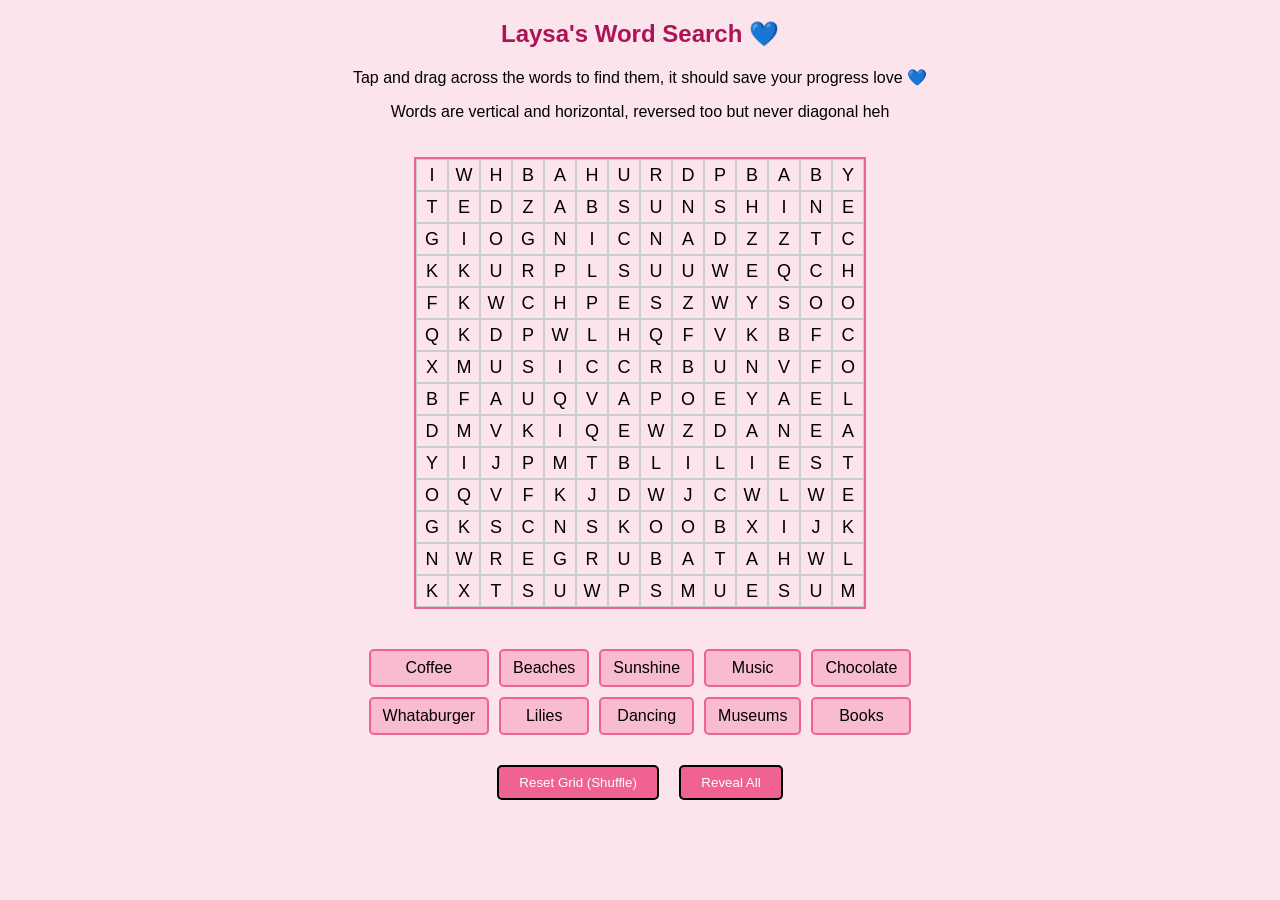
<file: wordsearch.html>
<!DOCTYPE html>
<html lang="en">
<head>
  <meta charset="UTF-8" />
  <meta name="viewport" content="width=device-width, initial-scale=1.0"/>
  <title>Te Quiero Mucho 💙</title>
  <style>
    body {
      font-family: sans-serif;
      background: #fce4ec;
      text-align: center;
    }

    h2 { color: #ad1457; }

    #puzzle {
      display: inline-block;
      border: 2px solid #f06292;
      margin: 20px auto;
      user-select: none;
    }

    .row { display: flex; }

    .cell {
      width: 30px;
      height: 30px;
      border: 1px solid #ccc;
      font-size: 18px;
      line-height: 30px;
      text-transform: uppercase;
      cursor: pointer;
    }

    .found { background-color: #c8e6c9; color: #2e7d32; }
    .selected { background-color: #ffe082; }

    #wordList {
      display: grid;
      grid-template-columns: repeat(5, 1fr);
      gap: 10px;
      max-width: 220px;
      margin: 20px auto;
      padding: 0;
      list-style: none;
      justify-content: center;
    }

    #wordList li {
      border: 2px solid #f06292;
      background: #f8bbd0;
      padding: 8px 12px;
      border-radius: 5px;
      text-align: center;
    }

    #wordList .foundWord {
      background: #c8e6c9;
      text-decoration: line-through;
    }

    button {
      margin: 10px 8px;
      padding: 8px 20px;
      border: none;
      background: #f06292;
      color: white;
      border-radius: 5px;
      cursor: pointer;
    }

    @media (max-width: 600px) {
      .cell {
        width: 22px;
        height: 22px;
        font-size: 12px;
        line-height: 22px;
      }

      #wordList {
        grid-template-columns: repeat(2, 1fr);
        max-width: 220px;
      }
    }
    .falling-peonies {
        position: fixed;
        top: 0;
        left: 0;
        width: 100%;
        height: 100%;
        pointer-events: none;
        z-index: -1;
        overflow: hidden;
      }

      .peony {
        position: absolute;
        width: 40px;
        height: 40px;
        background-image: url('babydog.png'); 
        background-size: cover;
        animation: fall linear 10s forwards;
        opacity: 0;
        will-change: transform;
      }

      @keyframes fall {
        0% {
          transform: translateY(-10px) rotate(0deg);
          opacity: 0.3;
        }
        100% { 
          transform: translateY(100vh) rotate(360deg);
          opacity: 0.3;
        }
      }

  </style>
</head>
<body>
  <h2>Laysa's Word Search 💙</h2>
  <p>Tap and drag across the words to find them, it should save your progress love 💙</p>
  <p>Words are vertical and horizontal, reversed too but never diagonal heh</p>
  <div id="puzzle"></div>
  <ul id="wordList"></ul>
  <button onclick="resetGrid()" style="border: 2px solid black;">Reset Grid (Shuffle)</button>
  <button onclick="revealAll()" style="border: 2px solid black;">Reveal All</button>
  

  <script>
    const allWords = [ "Laysa", "Luis", "Carebear", "Books", "Blue", "Tulips", "Prince", "Lilies", "Sunshine", "Puppies", "Beaches", "teAmoLaysa", "Titos", "Cows", "Roses", "Baseball", "Gym", "Travel", "Dancing", "Cooking", "Movies", "Music", "Hiking", "Coffee", "Chocolate", "Sushi", "Rainbows", "Stargazing", "Picnics", "Sunsets", "Alani", "Whataburger", "Roadtrips", "Museums", "Flowers", "Amorcito", "Hermosa", "Pool", "Tacos", "Horchata", "Mimosa", "Turbos", "Mangonada", "Familia"  ];
    const gridSize = 14;
    const maxWords = 10;
    const directions = [ { x: 1, y: 0 }, { x: -1, y: 0 }, { x: 0, y: 1 }, { x: 0, y: -1 } ];
    let grid = [], words = [], wordCoords = {};
    let foundCoords = new Set(JSON.parse(localStorage.getItem("foundCoords") || "[]"));
    let foundWordList = new Set(JSON.parse(localStorage.getItem("foundWords") || "[]"));

    function shuffle(array) {
      for (let i = array.length - 1; i > 0; i--) {
        const j = Math.floor(Math.random() * (i + 1));
        [array[i], array[j]] = [array[j], array[i]];
      }
      return array;
    }

    function createEmptyGrid() {
      return Array.from({ length: gridSize }, () => Array(gridSize).fill(""));
    }

    function canPlace(word, r, c, dir, gridRef) {
      for (let i = 0; i < word.length; i++) {
        const nr = r + i * dir.y;
        const nc = c + i * dir.x;
        if (nr < 0 || nr >= gridSize || nc < 0 || nc >= gridSize) return false;
        if (gridRef[nr][nc] && gridRef[nr][nc] !== word[i]) return false;
      }
      return true;
    }

    function placeWordsIntoGrid() {
      const tempGrid = createEmptyGrid();
      wordCoords = {};
      const lastWords = JSON.parse(localStorage.getItem("previousWords") || "[]");
      let pool = allWords.filter(w => !lastWords.includes(w));
      if (pool.length < maxWords) pool = allWords;
      const selected = shuffle(pool).slice(0, maxWords);
      const placed = [];

      for (let word of selected) {
        const options = [word.toUpperCase(), word.toUpperCase().split("").reverse().join("")];
        let placedSuccessfully = false;

        for (let opt of options) {
          for (let tries = 0; tries < 100 && !placedSuccessfully; tries++) {
            const dir = directions[Math.floor(Math.random() * directions.length)];
            const r = Math.floor(Math.random() * gridSize);
            const c = Math.floor(Math.random() * gridSize);
            if (canPlace(opt, r, c, dir, tempGrid)) {
              const coords = [];
              for (let i = 0; i < opt.length; i++) {
                const nr = r + i * dir.y;
                const nc = c + i * dir.x;
                tempGrid[nr][nc] = opt[i];
                coords.push(`${nr}-${nc}`);
              }
              wordCoords[opt] = coords;
              placedSuccessfully = true;
              placed.push(word);
              break;
            }
          }
        }
      }

      words = placed;
      localStorage.setItem("previousWords", JSON.stringify(placed));

      const chars = "ABCDEFGHIJKLMNOPQRSTUVWXYZ";
      for (let r = 0; r < gridSize; r++) {
        for (let c = 0; c < gridSize; c++) {
          if (!tempGrid[r][c]) {
            tempGrid[r][c] = chars[Math.floor(Math.random() * chars.length)];
          }
        }
      }

      return tempGrid;
    }

    function renderGrid() {
      const puzzle = document.getElementById("puzzle");
      puzzle.innerHTML = "";
      for (let r = 0; r < gridSize; r++) {
        const rowDiv = document.createElement("div");
        rowDiv.classList.add("row");
        for (let c = 0; c < gridSize; c++) {
          const cell = document.createElement("div");
          cell.classList.add("cell");
          cell.dataset.row = r;
          cell.dataset.col = c;
          cell.textContent = grid[r][c];
          if (foundCoords.has(`${r}-${c}`)) {
            cell.classList.add("found");
          }
          rowDiv.appendChild(cell);
        }
        puzzle.appendChild(rowDiv);
      }
    }

    function renderWords() {
      const ul = document.getElementById("wordList");
      ul.innerHTML = "";
      for (let word of words) {
        const li = document.createElement("li");
        li.textContent = word;
        const up = word.toUpperCase();
        const rev = up.split("").reverse().join("");
        if (foundWordList.has(up) || foundWordList.has(rev)) {
          li.classList.add("foundWord");
        }
        ul.appendChild(li);
      }
    }

    function saveProgress() {
      localStorage.setItem("foundCoords", JSON.stringify([...foundCoords]));
      localStorage.setItem("foundWords", JSON.stringify([...foundWordList]));
      localStorage.setItem("savedGrid", JSON.stringify(grid));
      localStorage.setItem("placedWords", JSON.stringify(words));
      localStorage.setItem("wordCoords", JSON.stringify(wordCoords));
    }

    function resetGrid() {
      foundCoords = new Set();
      foundWordList = new Set();
      grid = placeWordsIntoGrid();
      saveProgress();
      renderGrid();
      renderWords();
    }

    function revealAll() {
      const coordsMap = JSON.parse(localStorage.getItem("wordCoords") || "{}");
      for (let coordList of Object.values(coordsMap)) {
        for (let coord of coordList) {
          foundCoords.add(coord);
        }
      }
      for (let word of words) {
        foundWordList.add(word.toUpperCase());
        foundWordList.add(word.toUpperCase().split("").reverse().join(""));
      }
      saveProgress();
      renderGrid();
      renderWords();
    }

    let isMouseDown = false;
    let selected = [];

    document.addEventListener("mousedown", (e) => {
      if (e.target.classList.contains("cell")) {
        isMouseDown = true;
        selected = [e.target];
        e.target.classList.add("selected");
      }
    });

    document.addEventListener("mouseover", (e) => {
      if (isMouseDown && e.target.classList.contains("cell") && !selected.includes(e.target)) {
        selected.push(e.target);
        e.target.classList.add("selected");
      }
    });

    document.addEventListener("mouseup", () => {
      checkSelection();
    });

    document.addEventListener("touchstart", (e) => {
      const cell = e.target;
      if (cell.classList.contains("cell")) {
        isMouseDown = true;
        selected = [cell];
        cell.classList.add("selected");
      }
    });

    document.addEventListener("touchmove", (e) => {
      const touch = e.touches[0];
      const el = document.elementFromPoint(touch.clientX, touch.clientY);
      if (isMouseDown && el && el.classList.contains("cell") && !selected.includes(el)) {
        selected.push(el);
        el.classList.add("selected");
      }
    });

    document.addEventListener("touchend", () => {
      checkSelection();
    });

    function checkSelection() {
      if (!selected.length) return;
      const guess = selected.map(el => el.textContent).join("");
      const reverse = guess.split("").reverse().join("");
      const upperWords = words.map(w => w.toUpperCase());

      if (upperWords.includes(guess) || upperWords.includes(reverse)) {
        selected.forEach(el => {
          el.classList.remove("selected");
          el.classList.add("found");
          foundCoords.add(`${el.dataset.row}-${el.dataset.col}`);
        });
        foundWordList.add(guess);
        foundWordList.add(reverse);
        saveProgress();
        renderWords();
      } else {
        selected.forEach(el => el.classList.remove("selected"));
      }
      selected = [];
      isMouseDown = false;
    }

    const savedGrid = localStorage.getItem("savedGrid");
    const savedWords = localStorage.getItem("placedWords");
    const savedCoords = localStorage.getItem("wordCoords");

    if (savedGrid && savedWords && savedCoords) {
      grid = JSON.parse(savedGrid);
      words = JSON.parse(savedWords);
      wordCoords = JSON.parse(savedCoords);
      renderGrid();
      renderWords();
    } else {
      grid = placeWordsIntoGrid();
      saveProgress();
      renderGrid();
      renderWords();
    }


    // Let users scroll normally unless actively dragging on a word cell
let isTouchDragging = false;

document.addEventListener("touchstart", (e) => {
  const target = e.target;
  if (target.classList.contains("cell")) {
    isTouchDragging = true;
    isMouseDown = true;
    selected = [target];
    target.classList.add("selected");
  }
});

document.addEventListener("touchmove", (e) => {
  if (!isTouchDragging) return;

  const touch = e.touches[0];
  const el = document.elementFromPoint(touch.clientX, touch.clientY);
  
  if (el && el.classList.contains("cell") && !selected.includes(el)) {
    selected.push(el);
    el.classList.add("selected");
  }

  // Only prevent default if touching a puzzle cell (to allow natural scroll otherwise)
  if (el && el.classList.contains("cell")) {
    e.preventDefault();
  }
}, { passive: false });


document.addEventListener("touchend", () => {
  if (isTouchDragging) {
    checkSelection();
    isTouchDragging = false;
  }
});

  </script>

<div class="falling-peonies" id="peonyContainer"></div>
<script>
  const peonyContainer = document.getElementById("peonyContainer");
  const recentPositions = [];
  const spawnInterval = 10000; // one every 10 seconds
  let flowerEl = null;

  function getUniqueLeft() {
    let newLeft;
    let attempts = 0;
    do {
      const offset = Math.random();
      const jitter = (Math.sin(Date.now() * offset + Math.random() * 1000) + 1) / 2;
      newLeft = (10 + jitter * 80).toFixed(2);
      attempts++;
    } while (recentPositions.includes(newLeft) && attempts < 10);

    recentPositions.push(newLeft);
    if (recentPositions.length > 5) recentPositions.shift();

    return newLeft;
  }

  function spawnSinglePeony() {
    // Don't remove the last one, let it finish falling

    flowerEl = document.createElement("div");
    flowerEl.classList.add("peony");
    flowerEl.style.left = getUniqueLeft() + "vw";
    flowerEl.style.animationDuration = "10s";
    flowerEl.style.animationDelay = "0s";
    peonyContainer.appendChild(flowerEl);
  }


  spawnSinglePeony();
  setInterval(spawnSinglePeony, spawnInterval);
</script>

</body>
</html>
</file>
